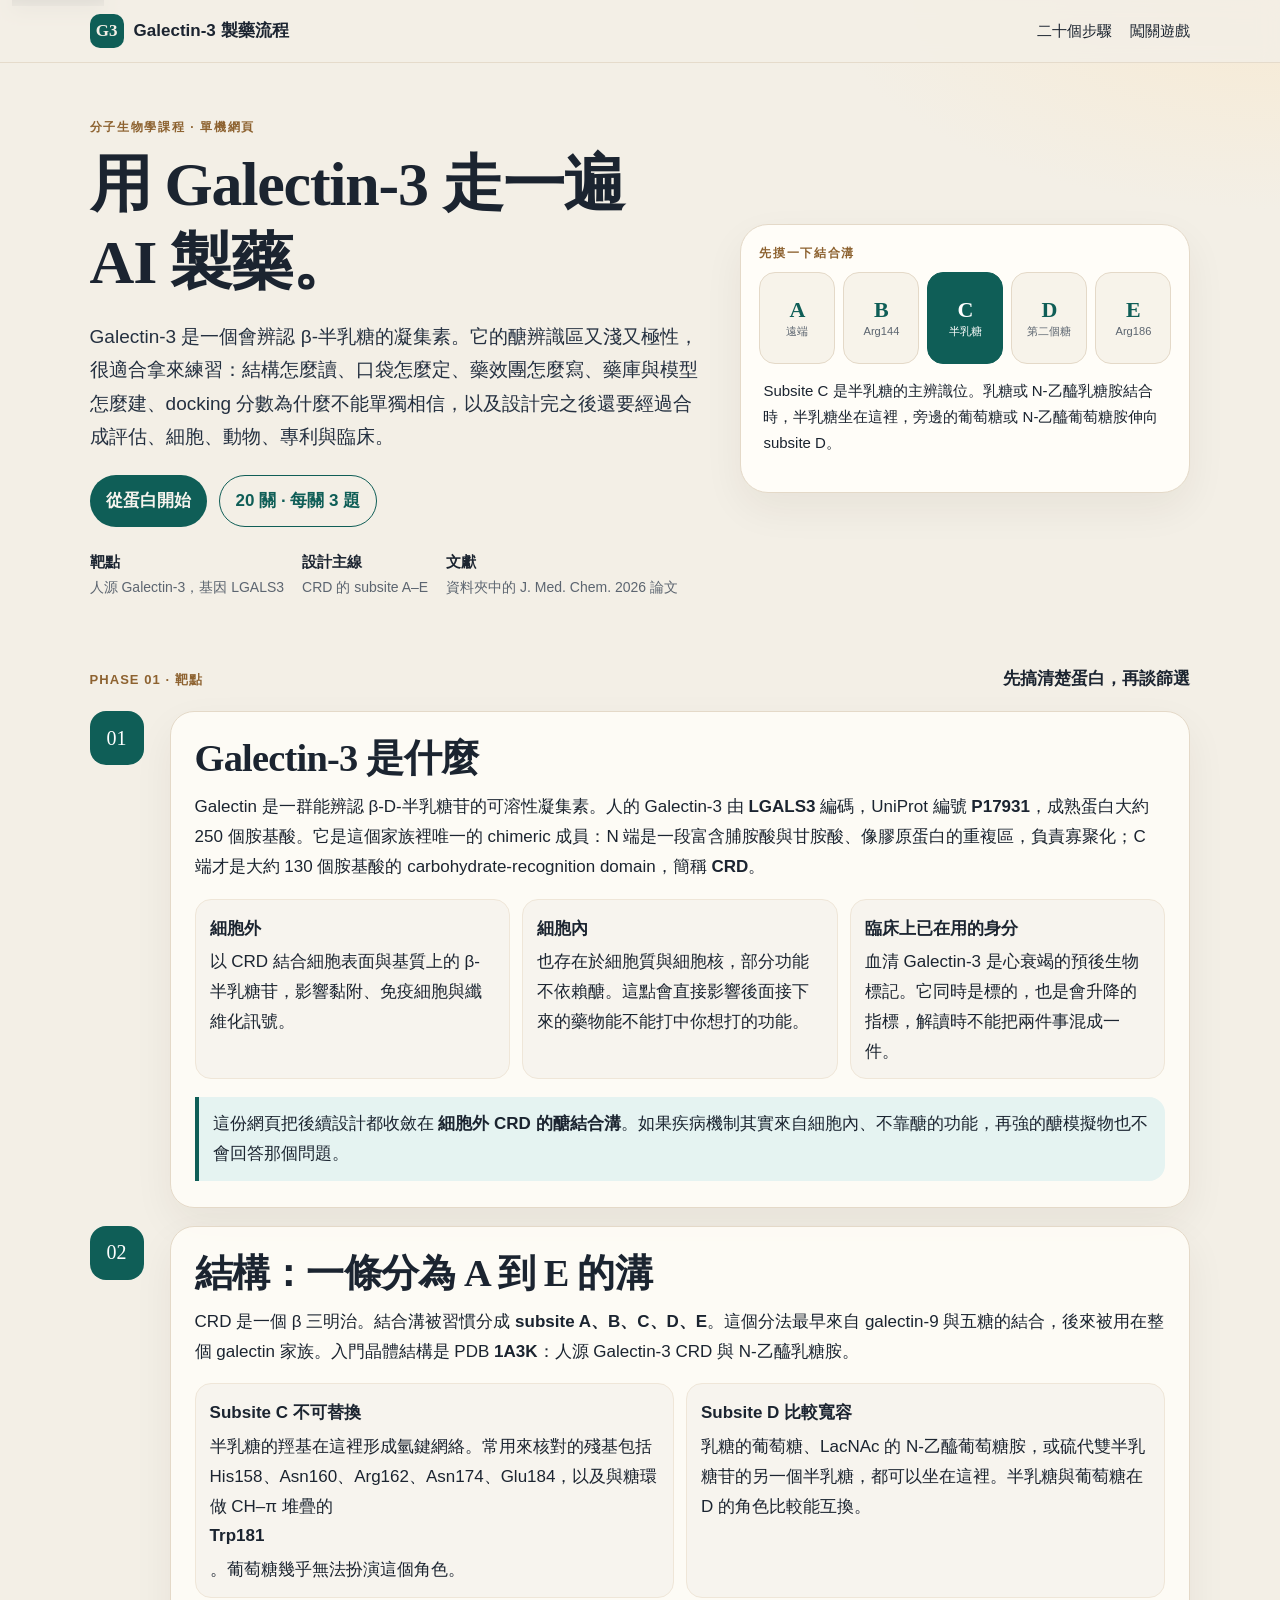
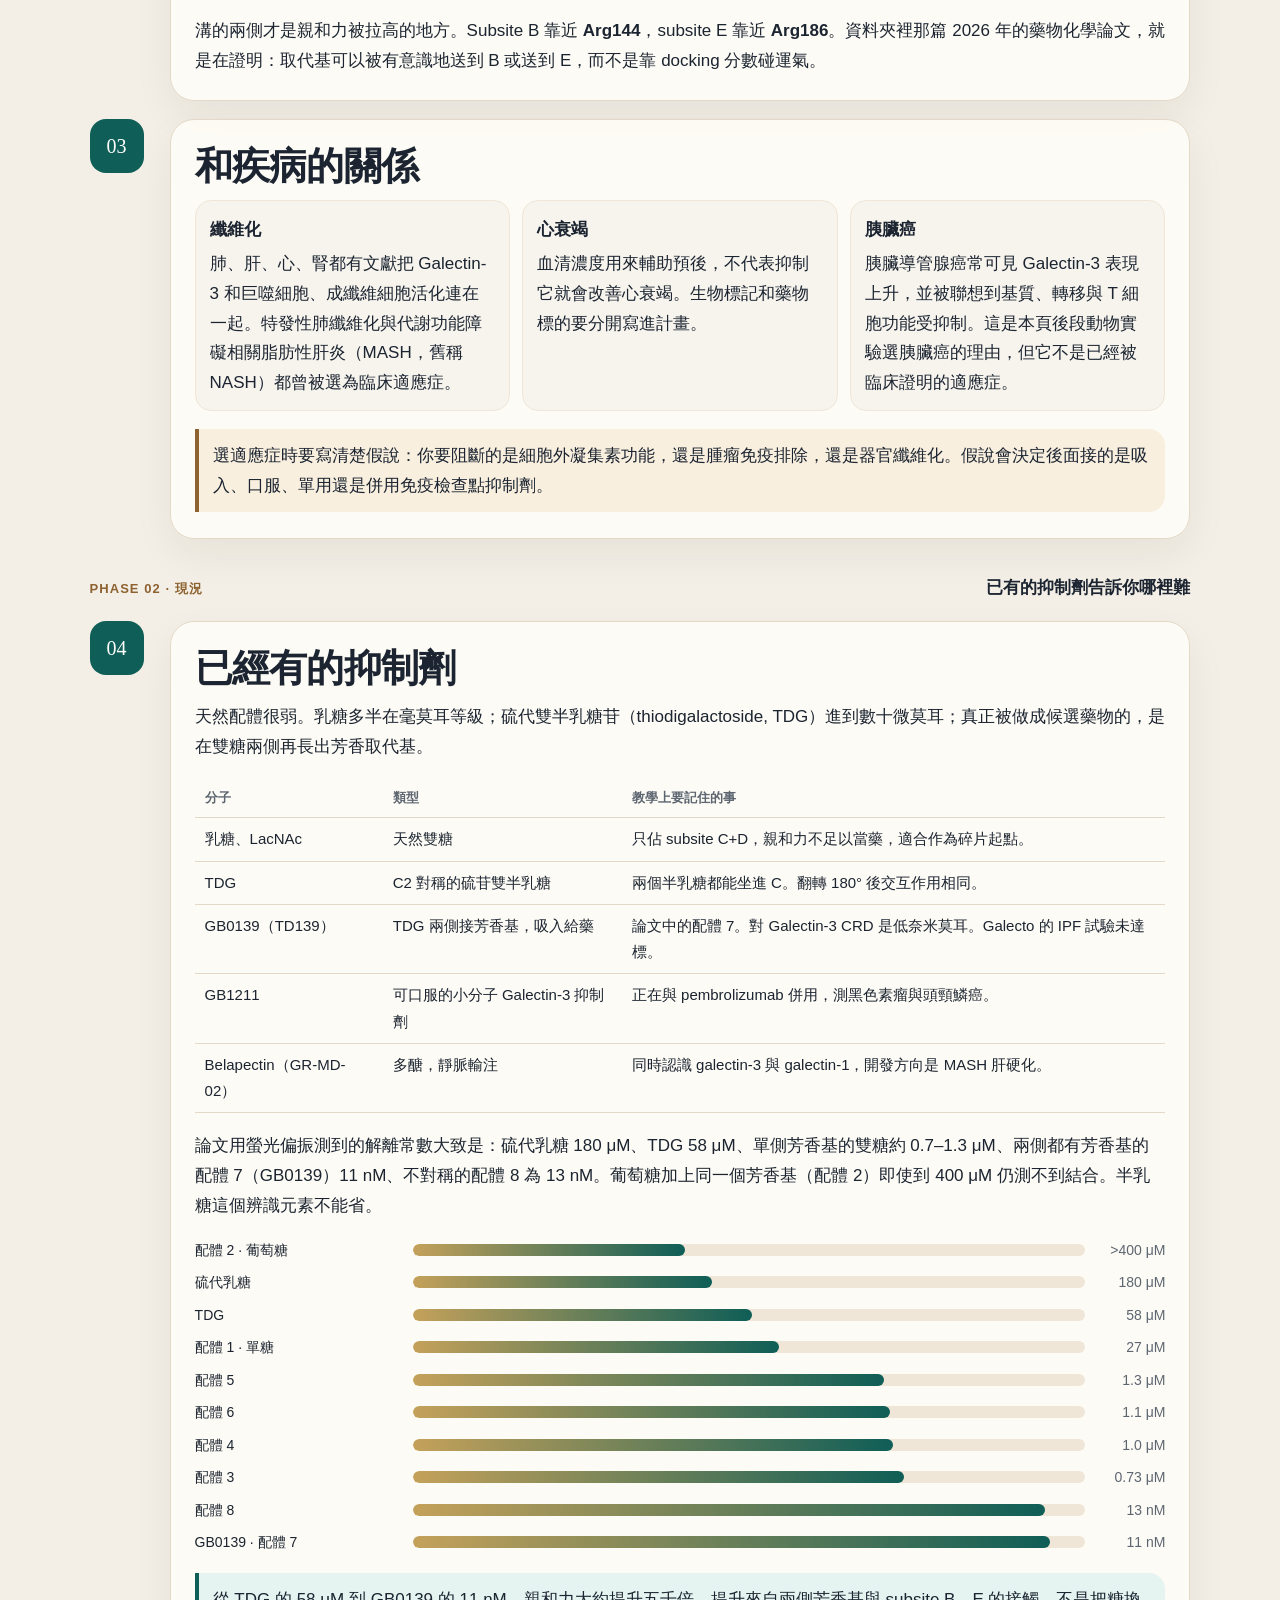
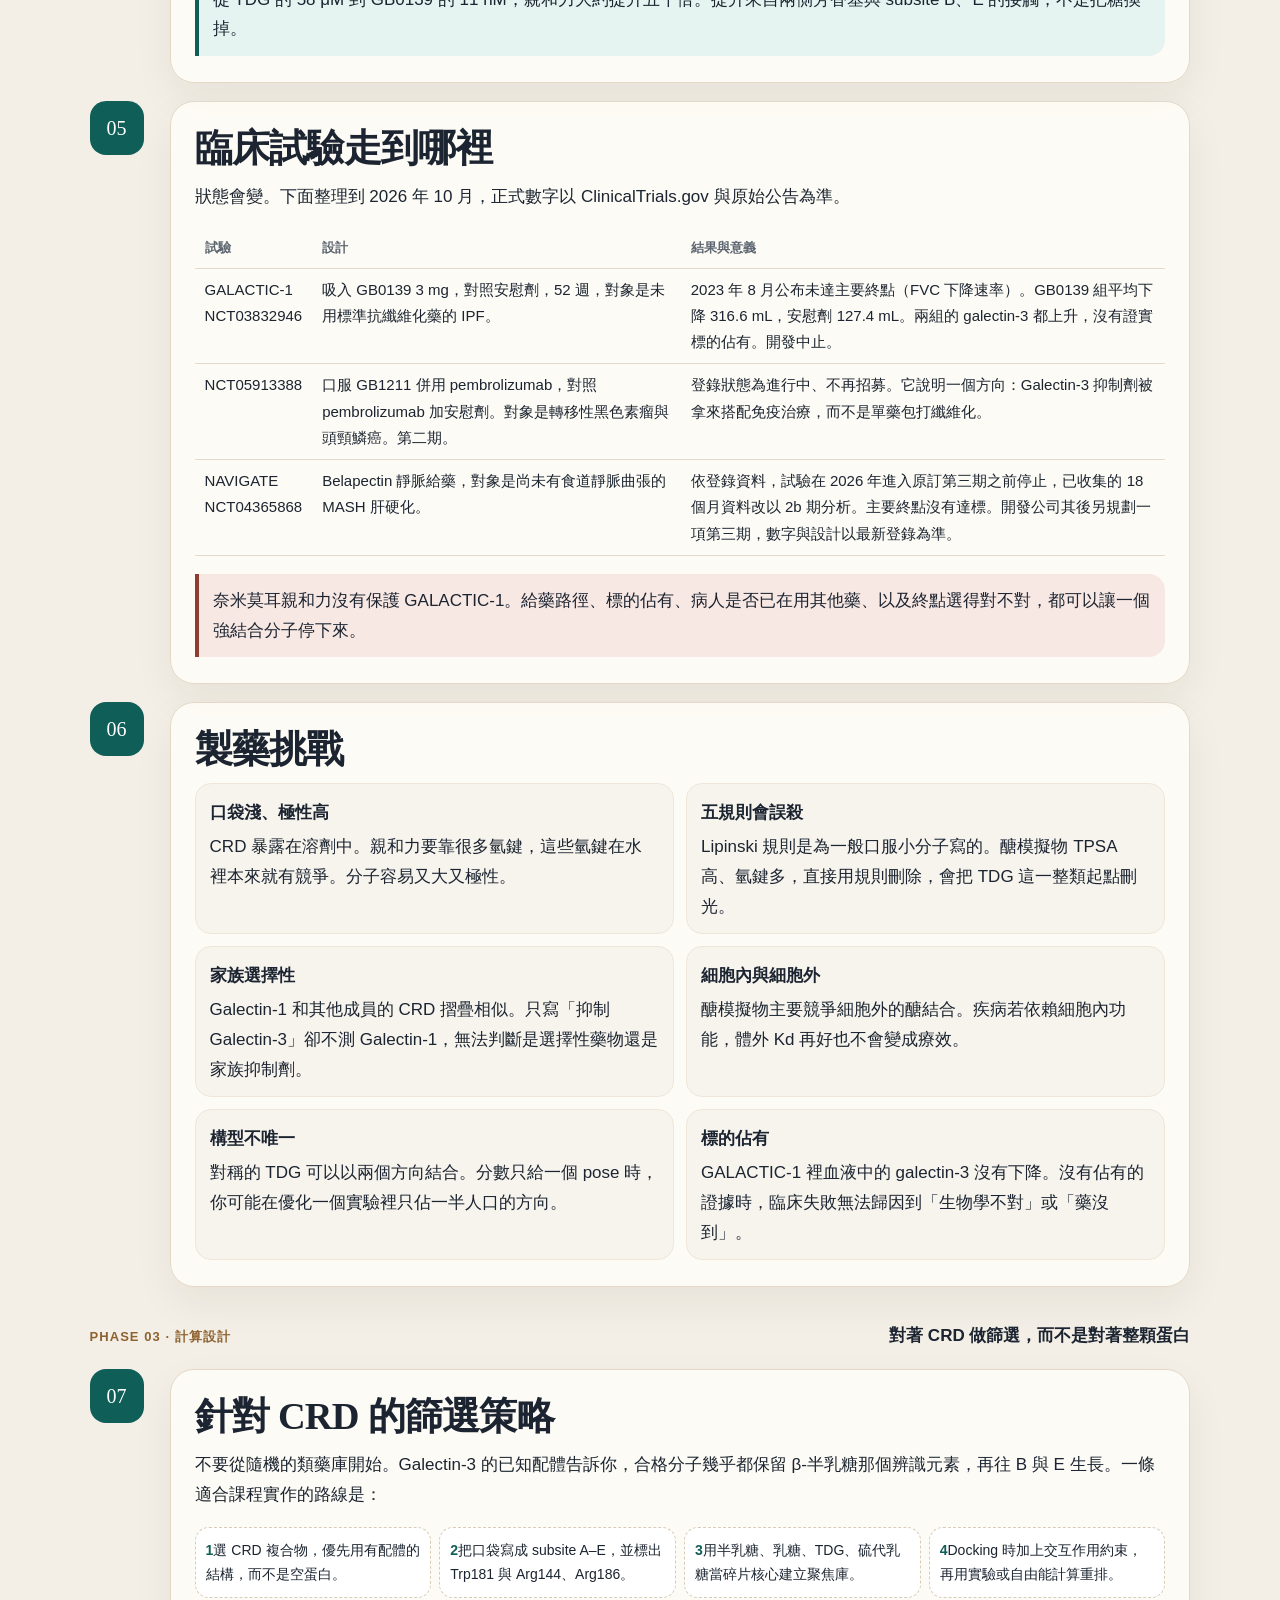
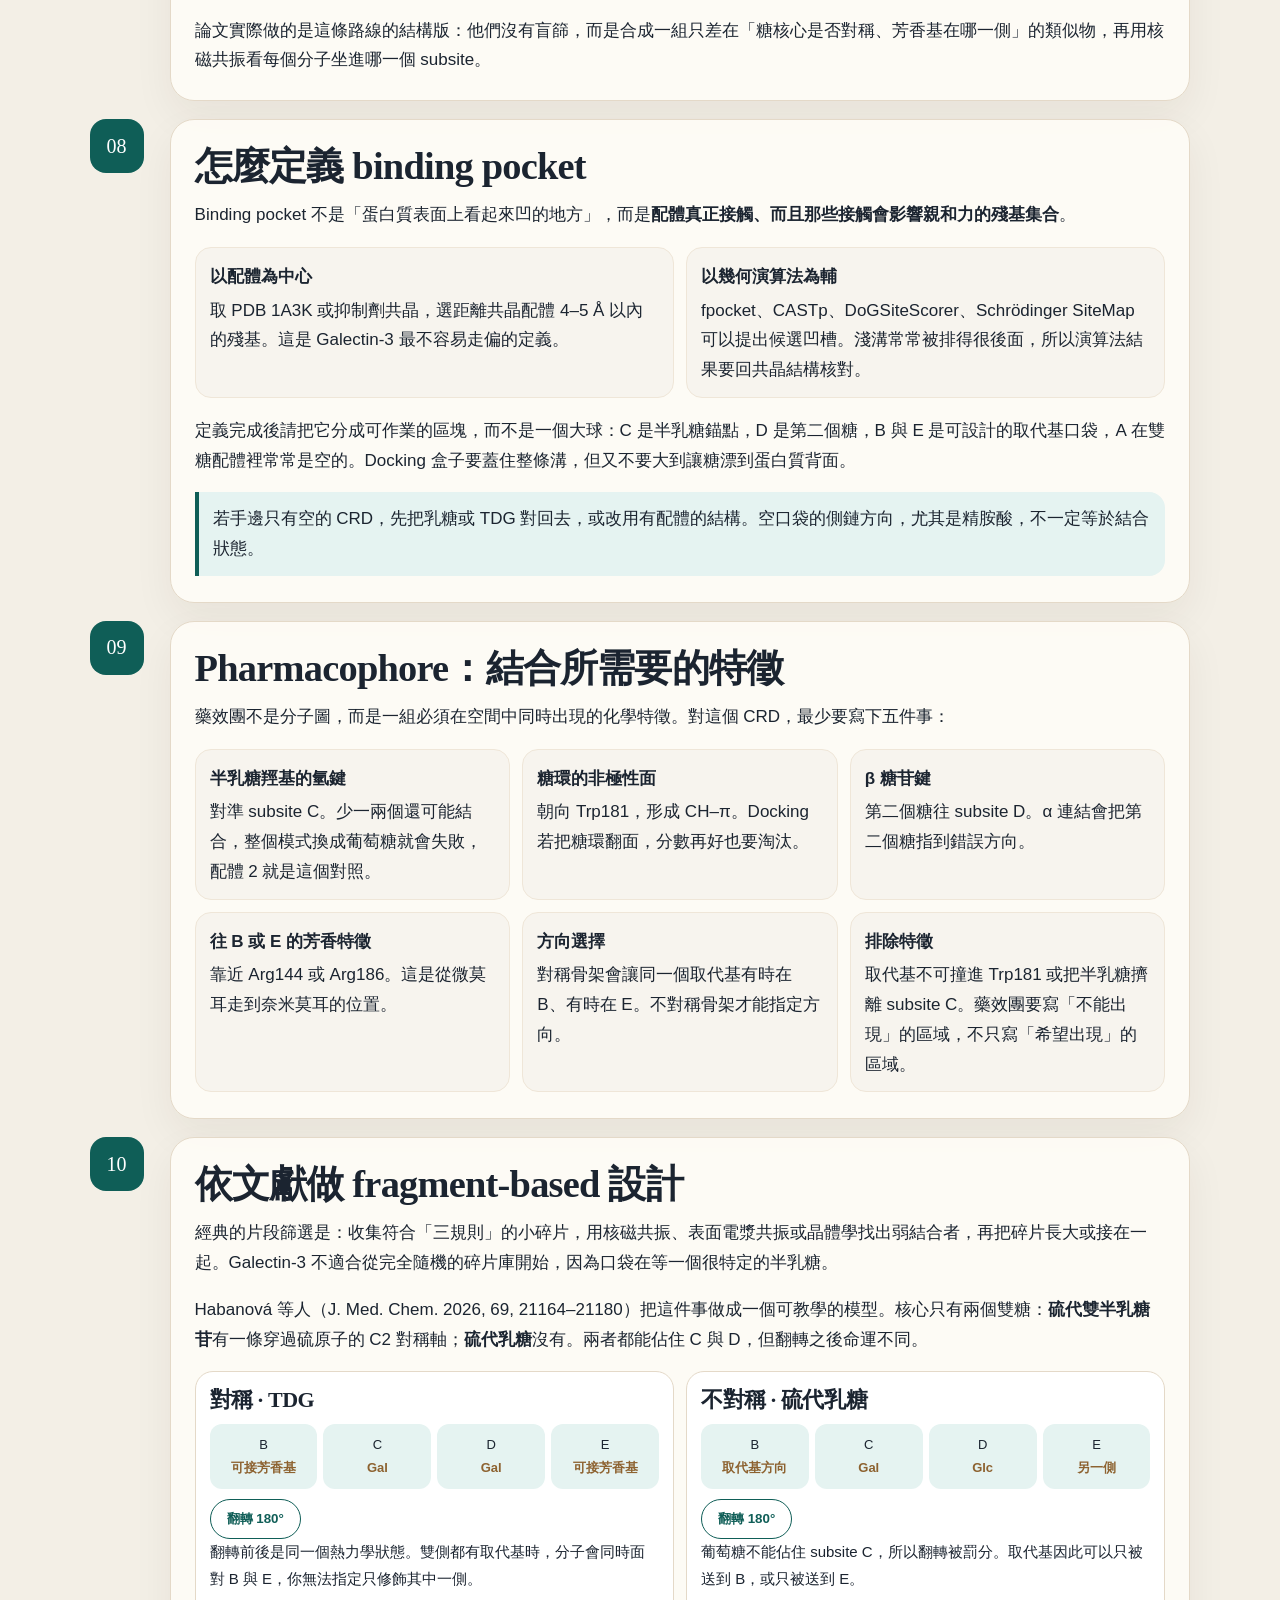
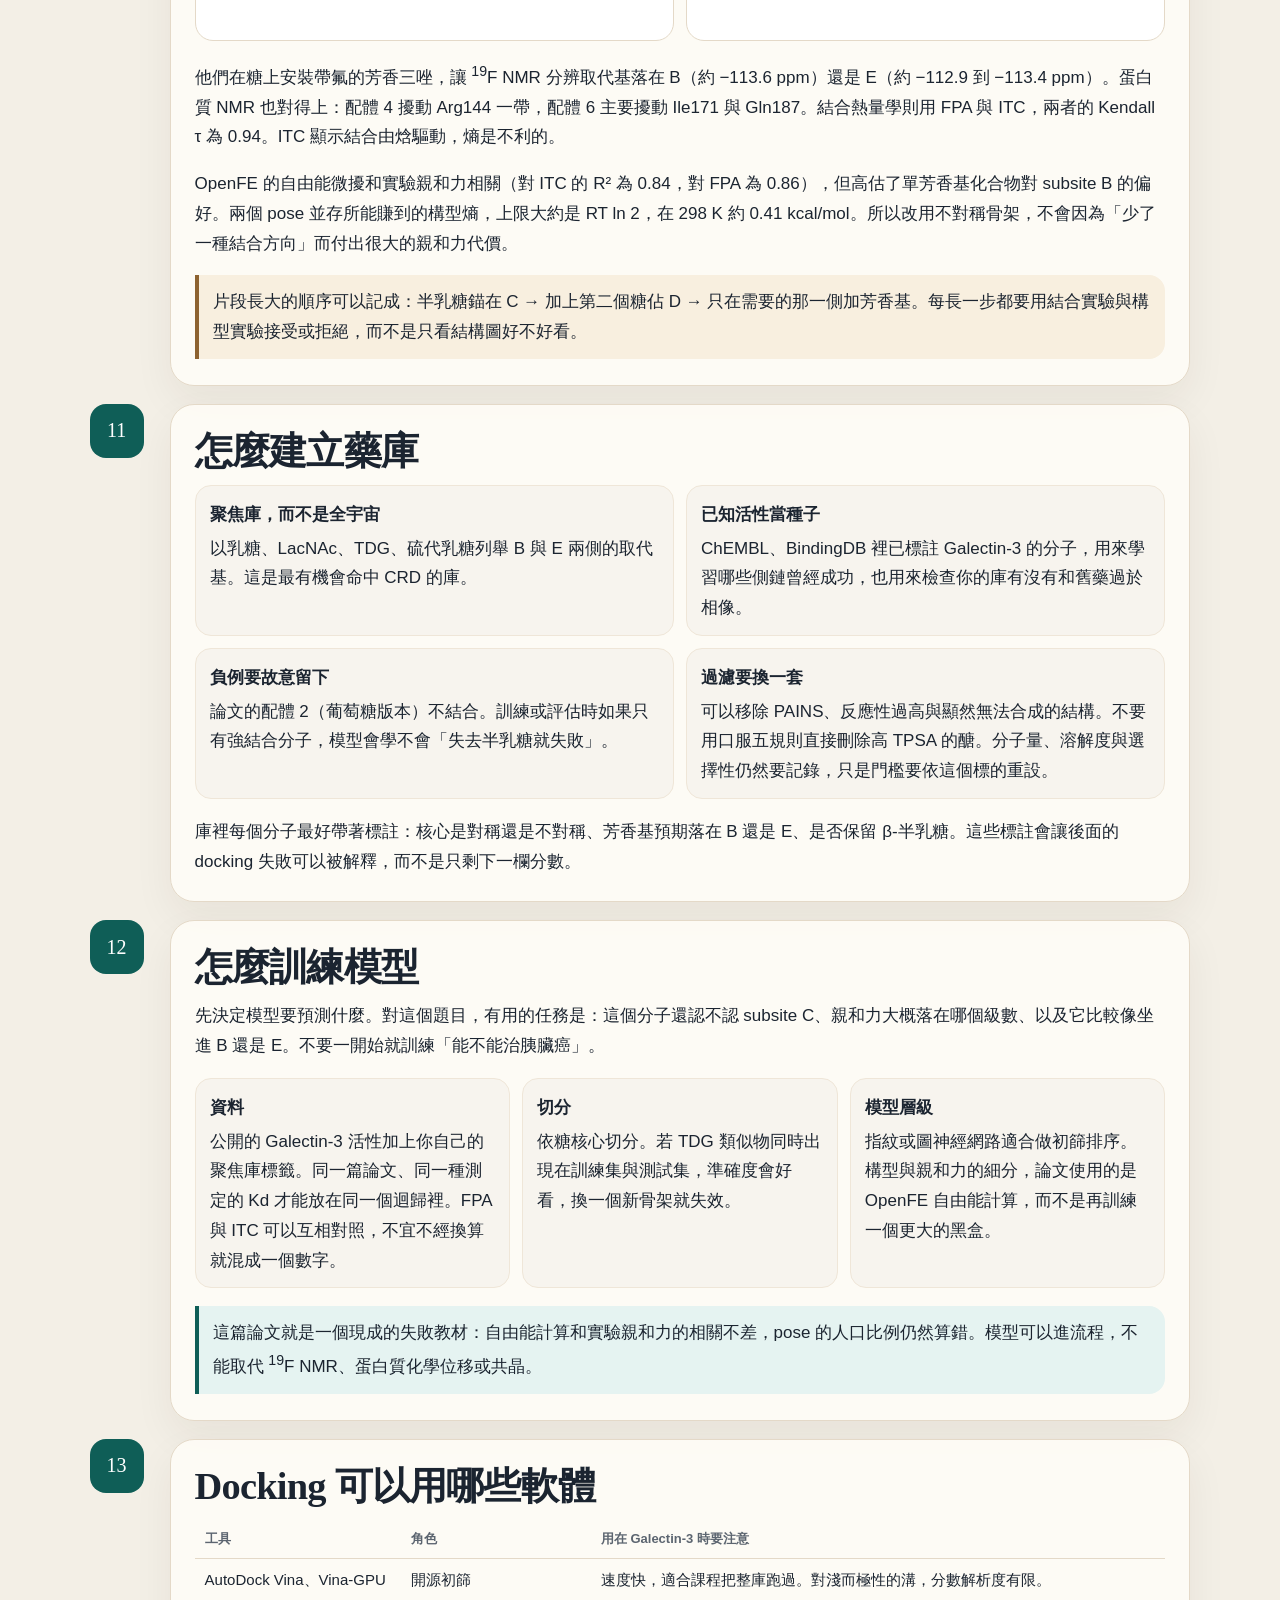
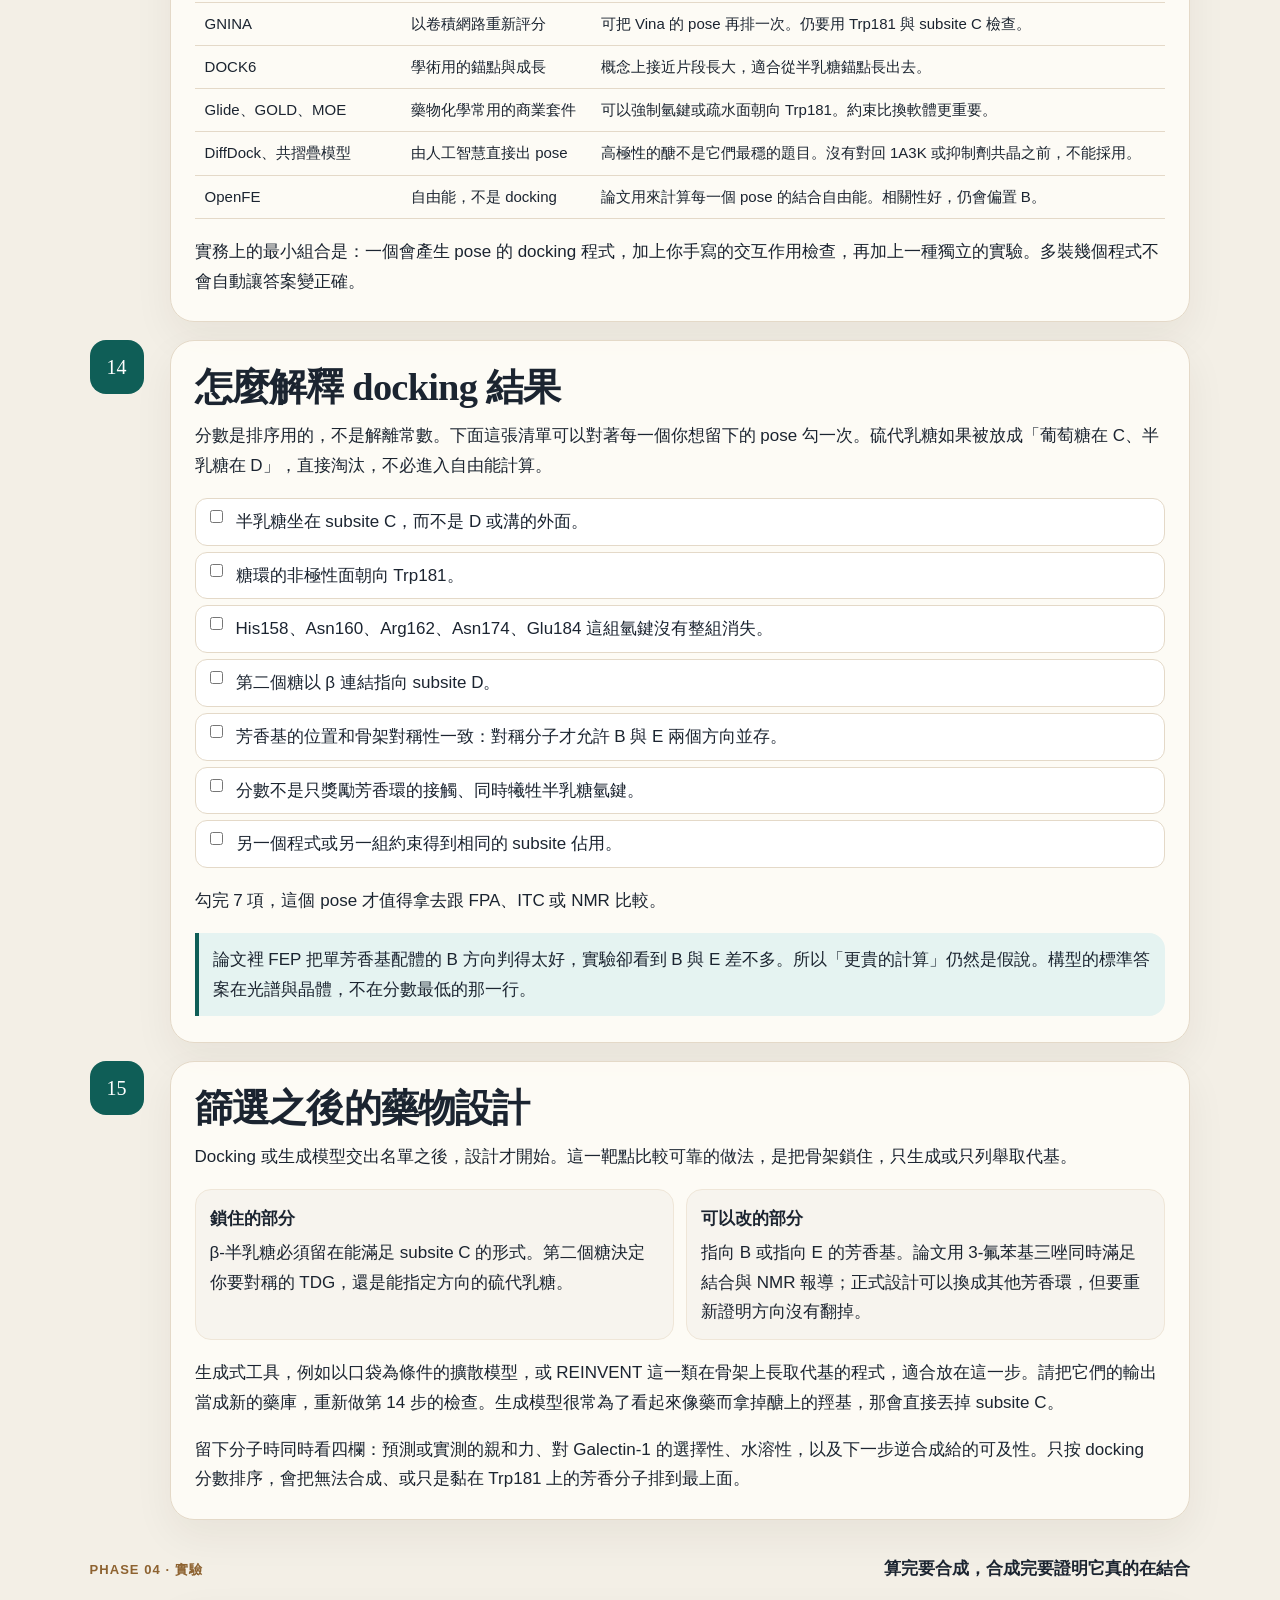
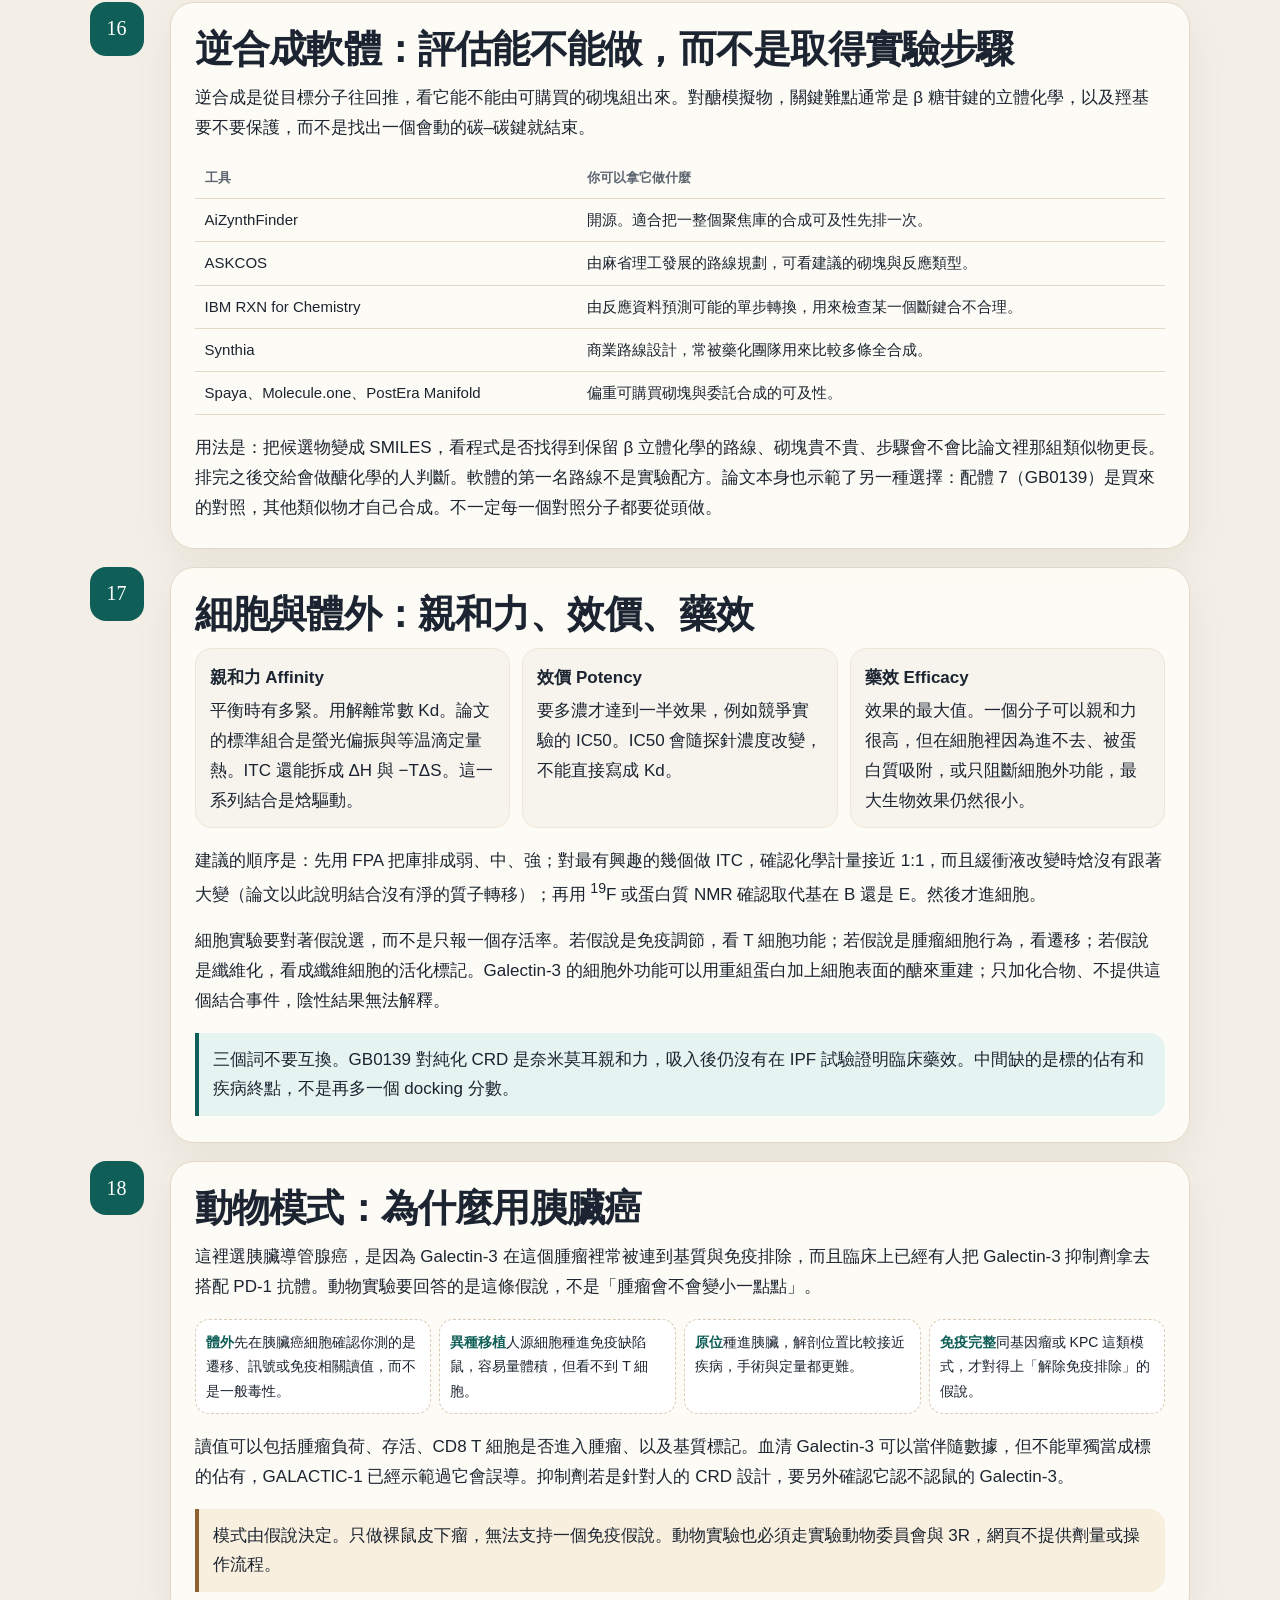
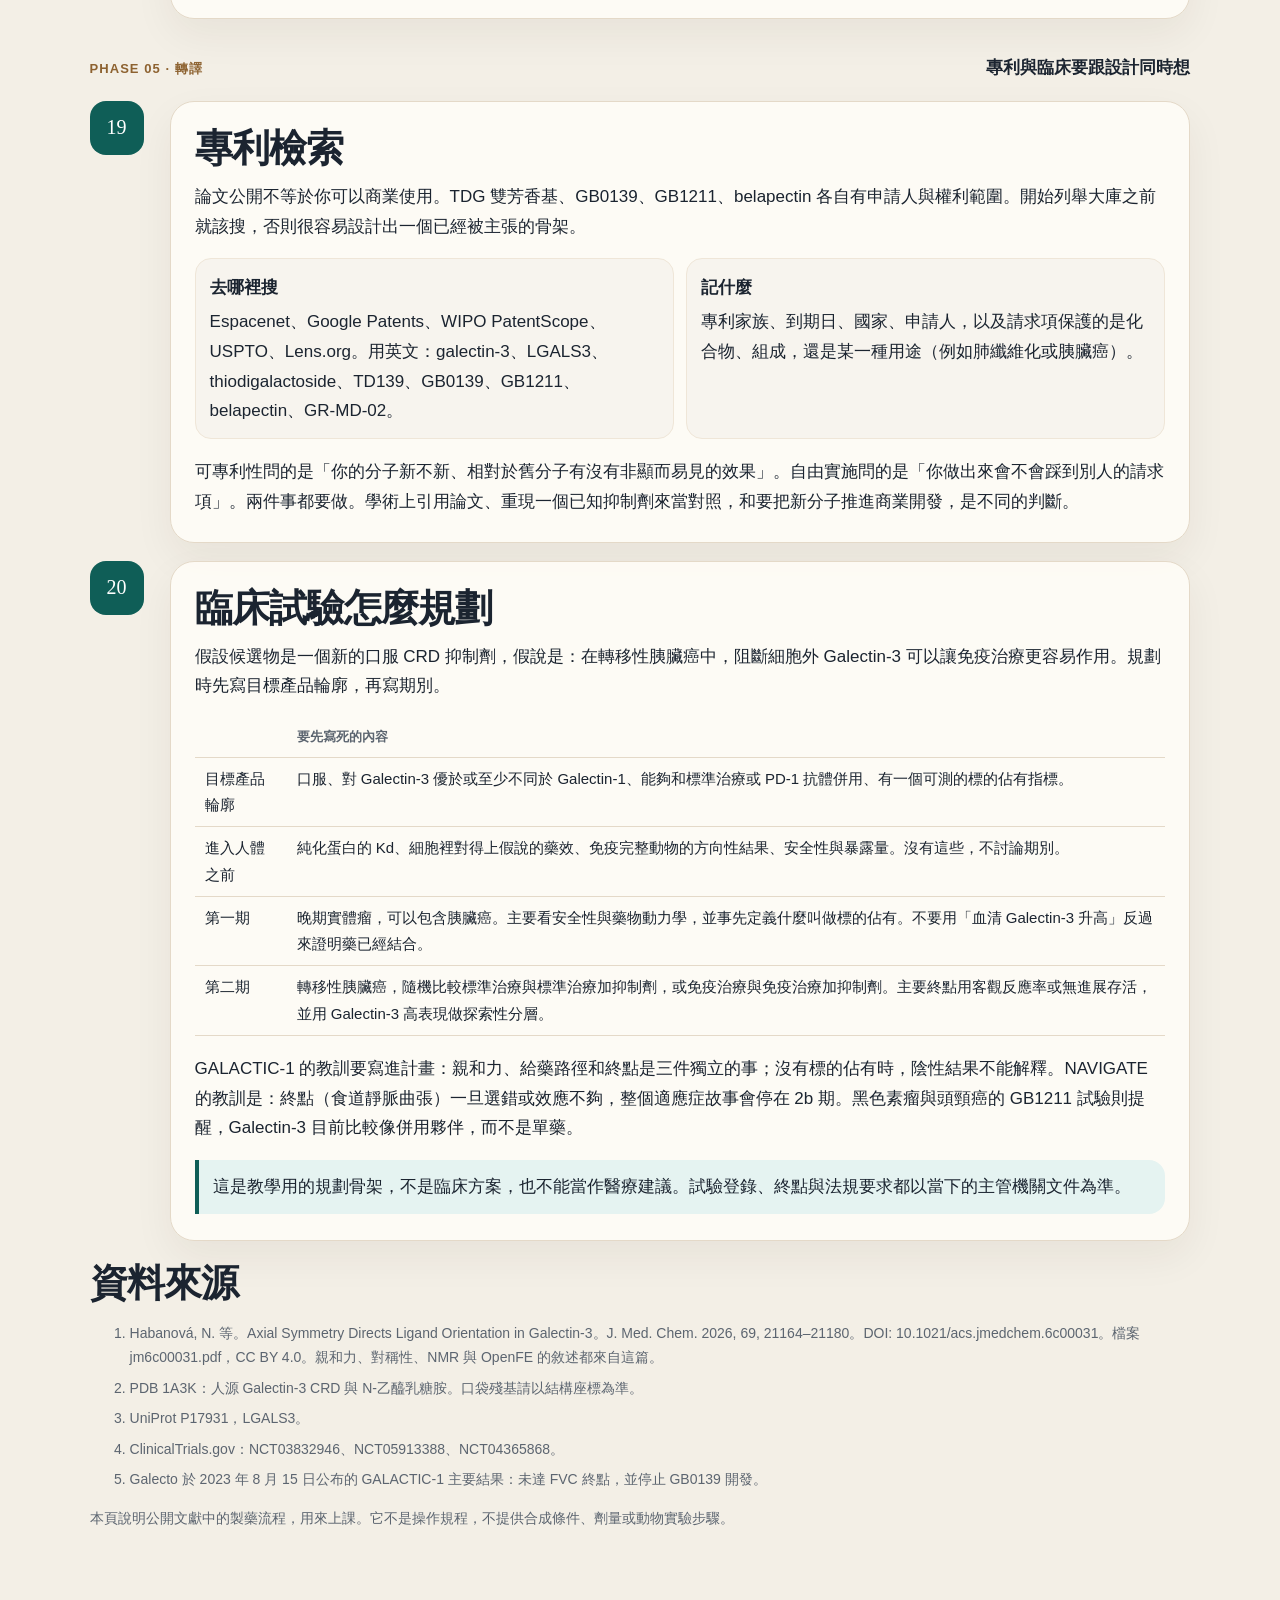
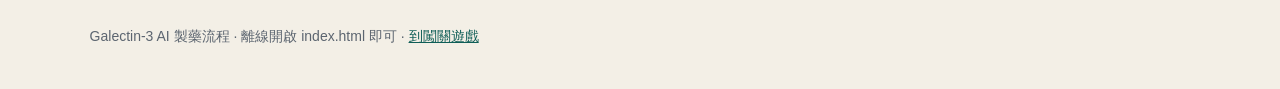
<file: index.html>
<!DOCTYPE html>
<html lang="zh-Hant">
<head>
  <meta charset="utf-8">
  <meta name="viewport" content="width=device-width, initial-scale=1">
  <title>Galectin-3｜AI 製藥流程教學</title>
  <link rel="icon" href="data:image/svg+xml,%3Csvg xmlns='http://www.w3.org/2000/svg' viewBox='0 0 32 32'%3E%3Crect rx='8' width='32' height='32' fill='%230f5e57'/%3E%3Ctext x='16' y='22' text-anchor='middle' fill='%23f4efe6' font-size='16' font-family='serif'%3EG%3C/text%3E%3C/svg%3E">
  <link rel="stylesheet" href="styles.css">
</head>
<body>
  <a class="skip" href="#main">跳到內容</a>
  <header class="topbar">
    <a class="brand" href="index.html"><span class="mark">G3</span> Galectin-3 製藥流程</a>
    <nav>
      <a href="#steps">二十個步驟</a>
      <a href="quiz.html">闖關遊戲</a>
    </nav>
  </header>

  <section class="hero">
    <div>
      <p class="kicker">分子生物學課程 · 單機網頁</p>
      <h1>用 Galectin-3 走一遍 AI 製藥。</h1>
      <p class="lede">Galectin-3 是一個會辨認 β-半乳糖的凝集素。它的醣辨識區又淺又極性，很適合拿來練習：結構怎麼讀、口袋怎麼定、藥效團怎麼寫、藥庫與模型怎麼建、docking 分數為什麼不能單獨相信，以及設計完之後還要經過合成評估、細胞、動物、專利與臨床。</p>
      <div class="hero-actions">
        <a class="btn" href="#s1">從蛋白開始</a>
        <a class="btn secondary" href="quiz.html">20 關 · 每關 3 題</a>
      </div>
      <div class="meta-row">
        <div><strong>靶點</strong>人源 Galectin-3，基因 LGALS3</div>
        <div><strong>設計主線</strong>CRD 的 subsite A–E</div>
        <div><strong>文獻</strong>資料夾中的 J. Med. Chem. 2026 論文</div>
      </div>
    </div>
    <div class="hero-card">
      <p class="kicker">先摸一下結合溝</p>
      <div class="groove" id="groove">
        <button type="button" data-site="A"><strong>A</strong><small>遠端</small></button>
        <button type="button" data-site="B"><strong>B</strong><small>Arg144</small></button>
        <button type="button" class="active" data-site="C"><strong>C</strong><small>半乳糖</small></button>
        <button type="button" data-site="D"><strong>D</strong><small>第二個糖</small></button>
        <button type="button" data-site="E"><strong>E</strong><small>Arg186</small></button>
      </div>
      <p class="pocket-copy" id="pocketCopy">Subsite C 是半乳糖的主辨識位。乳糖或 N-乙醯乳糖胺結合時，半乳糖坐在這裡，旁邊的葡萄糖或 N-乙醯葡萄糖胺伸向 subsite D。</p>
    </div>
  </section>

  <main id="main" class="wrap">
    <div class="phase" id="steps"><span>PHASE 01 · 靶點</span><b>先搞清楚蛋白，再談篩選</b></div>

    <article class="step" id="s1">
      <div class="num">01</div>
      <div class="panel">
        <h2>Galectin-3 是什麼</h2>
        <p>Galectin 是一群能辨認 β-D-半乳糖苷的可溶性凝集素。人的 Galectin-3 由 <b>LGALS3</b> 編碼，UniProt 編號 <b>P17931</b>，成熟蛋白大約 250 個胺基酸。它是這個家族裡唯一的 chimeric 成員：N 端是一段富含脯胺酸與甘胺酸、像膠原蛋白的重複區，負責寡聚化；C 端才是大約 130 個胺基酸的 carbohydrate-recognition domain，簡稱 <b>CRD</b>。</p>
        <div class="grid-3">
          <div class="tile"><b>細胞外</b>以 CRD 結合細胞表面與基質上的 β-半乳糖苷，影響黏附、免疫細胞與纖維化訊號。</div>
          <div class="tile"><b>細胞內</b>也存在於細胞質與細胞核，部分功能不依賴醣。這點會直接影響後面接下來的藥物能不能打中你想打的功能。</div>
          <div class="tile"><b>臨床上已在用的身分</b>血清 Galectin-3 是心衰竭的預後生物標記。它同時是標的，也是會升降的指標，解讀時不能把兩件事混成一件。</div>
        </div>
        <p class="callout">這份網頁把後續設計都收斂在 <b>細胞外 CRD 的醣結合溝</b>。如果疾病機制其實來自細胞內、不靠醣的功能，再強的醣模擬物也不會回答那個問題。</p>
      </div>
    </article>

    <article class="step" id="s2">
      <div class="num">02</div>
      <div class="panel">
        <h2>結構：一條分為 A 到 E 的溝</h2>
        <p>CRD 是一個 β 三明治。結合溝被習慣分成 <b>subsite A、B、C、D、E</b>。這個分法最早來自 galectin-9 與五糖的結合，後來被用在整個 galectin 家族。入門晶體結構是 PDB <b>1A3K</b>：人源 Galectin-3 CRD 與 N-乙醯乳糖胺。</p>
        <div class="grid-2">
          <div class="tile"><b>Subsite C 不可替換</b>半乳糖的羥基在這裡形成氫鍵網絡。常用來核對的殘基包括 His158、Asn160、Arg162、Asn174、Glu184，以及與糖環做 CH–π 堆疊的 <b>Trp181</b>。葡萄糖幾乎無法扮演這個角色。</div>
          <div class="tile"><b>Subsite D 比較寬容</b>乳糖的葡萄糖、LacNAc 的 N-乙醯葡萄糖胺，或硫代雙半乳糖苷的另一個半乳糖，都可以坐在這裡。半乳糖與葡萄糖在 D 的角色比較能互換。</div>
        </div>
        <p>溝的兩側才是親和力被拉高的地方。Subsite B 靠近 <b>Arg144</b>，subsite E 靠近 <b>Arg186</b>。資料夾裡那篇 2026 年的藥物化學論文，就是在證明：取代基可以被有意識地送到 B 或送到 E，而不是靠 docking 分數碰運氣。</p>
      </div>
    </article>

    <article class="step" id="s3">
      <div class="num">03</div>
      <div class="panel">
        <h2>和疾病的關係</h2>
        <div class="grid-3">
          <div class="tile"><b>纖維化</b>肺、肝、心、腎都有文獻把 Galectin-3 和巨噬細胞、成纖維細胞活化連在一起。特發性肺纖維化與代謝功能障礙相關脂肪性肝炎（MASH，舊稱 NASH）都曾被選為臨床適應症。</div>
          <div class="tile"><b>心衰竭</b>血清濃度用來輔助預後，不代表抑制它就會改善心衰竭。生物標記和藥物標的要分開寫進計畫。</div>
          <div class="tile"><b>胰臟癌</b>胰臟導管腺癌常可見 Galectin-3 表現上升，並被聯想到基質、轉移與 T 細胞功能受抑制。這是本頁後段動物實驗選胰臟癌的理由，但它不是已經被臨床證明的適應症。</div>
        </div>
        <p class="callout gold">選適應症時要寫清楚假說：你要阻斷的是細胞外凝集素功能，還是腫瘤免疫排除，還是器官纖維化。假說會決定後面接的是吸入、口服、單用還是併用免疫檢查點抑制劑。</p>
      </div>
    </article>

    <div class="phase"><span>PHASE 02 · 現況</span><b>已有的抑制劑告訴你哪裡難</b></div>

    <article class="step" id="s4">
      <div class="num">04</div>
      <div class="panel">
        <h2>已經有的抑制劑</h2>
        <p>天然配體很弱。乳糖多半在毫莫耳等級；硫代雙半乳糖苷（thiodigalactoside, TDG）進到數十微莫耳；真正被做成候選藥物的，是在雙糖兩側再長出芳香取代基。</p>
        <table>
          <thead><tr><th>分子</th><th>類型</th><th>教學上要記住的事</th></tr></thead>
          <tbody>
            <tr><td>乳糖、LacNAc</td><td>天然雙糖</td><td>只佔 subsite C+D，親和力不足以當藥，適合作為碎片起點。</td></tr>
            <tr><td>TDG</td><td>C2 對稱的硫苷雙半乳糖</td><td>兩個半乳糖都能坐進 C。翻轉 180° 後交互作用相同。</td></tr>
            <tr><td>GB0139（TD139）</td><td>TDG 兩側接芳香基，吸入給藥</td><td>論文中的配體 7。對 Galectin-3 CRD 是低奈米莫耳。Galecto 的 IPF 試驗未達標。</td></tr>
            <tr><td>GB1211</td><td>可口服的小分子 Galectin-3 抑制劑</td><td>正在與 pembrolizumab 併用，測黑色素瘤與頭頸鱗癌。</td></tr>
            <tr><td>Belapectin（GR-MD-02）</td><td>多醣，靜脈輸注</td><td>同時認識 galectin-3 與 galectin-1，開發方向是 MASH 肝硬化。</td></tr>
          </tbody>
        </table>
        <p>論文用螢光偏振測到的解離常數大致是：硫代乳糖 180 μM、TDG 58 μM、單側芳香基的雙糖約 0.7–1.3 μM、兩側都有芳香基的配體 7（GB0139）11 nM、不對稱的配體 8 為 13 nM。葡萄糖加上同一個芳香基（配體 2）即使到 400 μM 仍測不到結合。半乳糖這個辨識元素不能省。</p>
        <div class="bars" id="bars"></div>
        <p class="callout">從 TDG 的 58 μM 到 GB0139 的 11 nM，親和力大約提升五千倍。提升來自兩側芳香基與 subsite B、E 的接觸，不是把糖換掉。</p>
      </div>
    </article>

    <article class="step" id="s5">
      <div class="num">05</div>
      <div class="panel">
        <h2>臨床試驗走到哪裡</h2>
        <p>狀態會變。下面整理到 2026 年 10 月，正式數字以 ClinicalTrials.gov 與原始公告為準。</p>
        <table>
          <thead><tr><th>試驗</th><th>設計</th><th>結果與意義</th></tr></thead>
          <tbody>
            <tr><td>GALACTIC-1<br>NCT03832946</td><td>吸入 GB0139 3 mg，對照安慰劑，52 週，對象是未用標準抗纖維化藥的 IPF。</td><td>2023 年 8 月公布未達主要終點（FVC 下降速率）。GB0139 組平均下降 316.6 mL，安慰劑 127.4 mL。兩組的 galectin-3 都上升，沒有證實標的佔有。開發中止。</td></tr>
            <tr><td>NCT05913388</td><td>口服 GB1211 併用 pembrolizumab，對照 pembrolizumab 加安慰劑。對象是轉移性黑色素瘤與頭頸鱗癌。第二期。</td><td>登錄狀態為進行中、不再招募。它說明一個方向：Galectin-3 抑制劑被拿來搭配免疫治療，而不是單藥包打纖維化。</td></tr>
            <tr><td>NAVIGATE<br>NCT04365868</td><td>Belapectin 靜脈給藥，對象是尚未有食道靜脈曲張的 MASH 肝硬化。</td><td>依登錄資料，試驗在 2026 年進入原訂第三期之前停止，已收集的 18 個月資料改以 2b 期分析。主要終點沒有達標。開發公司其後另規劃一項第三期，數字與設計以最新登錄為準。</td></tr>
          </tbody>
        </table>
        <p class="callout rust">奈米莫耳親和力沒有保護 GALACTIC-1。給藥路徑、標的佔有、病人是否已在用其他藥、以及終點選得對不對，都可以讓一個強結合分子停下來。</p>
      </div>
    </article>

    <article class="step" id="s6">
      <div class="num">06</div>
      <div class="panel">
        <h2>製藥挑戰</h2>
        <div class="grid-2">
          <div class="tile"><b>口袋淺、極性高</b>CRD 暴露在溶劑中。親和力要靠很多氫鍵，這些氫鍵在水裡本來就有競爭。分子容易又大又極性。</div>
          <div class="tile"><b>五規則會誤殺</b>Lipinski 規則是為一般口服小分子寫的。醣模擬物 TPSA 高、氫鍵多，直接用規則刪除，會把 TDG 這一整類起點刪光。</div>
          <div class="tile"><b>家族選擇性</b>Galectin-1 和其他成員的 CRD 摺疊相似。只寫「抑制 Galectin-3」卻不測 Galectin-1，無法判斷是選擇性藥物還是家族抑制劑。</div>
          <div class="tile"><b>細胞內與細胞外</b>醣模擬物主要競爭細胞外的醣結合。疾病若依賴細胞內功能，體外 Kd 再好也不會變成療效。</div>
          <div class="tile"><b>構型不唯一</b>對稱的 TDG 可以以兩個方向結合。分數只給一個 pose 時，你可能在優化一個實驗裡只佔一半人口的方向。</div>
          <div class="tile"><b>標的佔有</b>GALACTIC-1 裡血液中的 galectin-3 沒有下降。沒有佔有的證據時，臨床失敗無法歸因到「生物學不對」或「藥沒到」。 </div>
        </div>
      </div>
    </article>

    <div class="phase"><span>PHASE 03 · 計算設計</span><b>對著 CRD 做篩選，而不是對著整顆蛋白</b></div>

    <article class="step" id="s7">
      <div class="num">07</div>
      <div class="panel">
        <h2>針對 CRD 的篩選策略</h2>
        <p>不要從隨機的類藥庫開始。Galectin-3 的已知配體告訴你，合格分子幾乎都保留 β-半乳糖那個辨識元素，再往 B 與 E 生長。一條適合課程實作的路線是：</p>
        <div class="flow">
          <div><strong>1</strong>選 CRD 複合物，優先用有配體的結構，而不是空蛋白。</div>
          <div><strong>2</strong>把口袋寫成 subsite A–E，並標出 Trp181 與 Arg144、Arg186。</div>
          <div><strong>3</strong>用半乳糖、乳糖、TDG、硫代乳糖當碎片核心建立聚焦庫。</div>
          <div><strong>4</strong>Docking 時加上交互作用約束，再用實驗或自由能計算重排。</div>
        </div>
        <p>論文實際做的是這條路線的結構版：他們沒有盲篩，而是合成一組只差在「糖核心是否對稱、芳香基在哪一側」的類似物，再用核磁共振看每個分子坐進哪一個 subsite。</p>
      </div>
    </article>

    <article class="step" id="s8">
      <div class="num">08</div>
      <div class="panel">
        <h2>怎麼定義 binding pocket</h2>
        <p>Binding pocket 不是「蛋白質表面上看起來凹的地方」，而是<b>配體真正接觸、而且那些接觸會影響親和力的殘基集合</b>。</p>
        <div class="grid-2">
          <div class="tile"><b>以配體為中心</b>取 PDB 1A3K 或抑制劑共晶，選距離共晶配體 4–5 Å 以內的殘基。這是 Galectin-3 最不容易走偏的定義。</div>
          <div class="tile"><b>以幾何演算法為輔</b>fpocket、CASTp、DoGSiteScorer、Schrödinger SiteMap 可以提出候選凹槽。淺溝常常被排得很後面，所以演算法結果要回共晶結構核對。</div>
        </div>
        <p>定義完成後請把它分成可作業的區塊，而不是一個大球：C 是半乳糖錨點，D 是第二個糖，B 與 E 是可設計的取代基口袋，A 在雙糖配體裡常常是空的。Docking 盒子要蓋住整條溝，但又不要大到讓糖漂到蛋白質背面。</p>
        <p class="callout">若手邊只有空的 CRD，先把乳糖或 TDG 對回去，或改用有配體的結構。空口袋的側鏈方向，尤其是精胺酸，不一定等於結合狀態。</p>
      </div>
    </article>

    <article class="step" id="s9">
      <div class="num">09</div>
      <div class="panel">
        <h2>Pharmacophore：結合所需要的特徵</h2>
        <p>藥效團不是分子圖，而是一組必須在空間中同時出現的化學特徵。對這個 CRD，最少要寫下五件事：</p>
        <div class="grid-3">
          <div class="tile"><b>半乳糖羥基的氫鍵</b>對準 subsite C。少一兩個還可能結合，整個模式換成葡萄糖就會失敗，配體 2 就是這個對照。</div>
          <div class="tile"><b>糖環的非極性面</b>朝向 Trp181，形成 CH–π。Docking 若把糖環翻面，分數再好也要淘汰。</div>
          <div class="tile"><b>β 糖苷鍵</b>第二個糖往 subsite D。α 連結會把第二個糖指到錯誤方向。</div>
          <div class="tile"><b>往 B 或 E 的芳香特徵</b>靠近 Arg144 或 Arg186。這是從微莫耳走到奈米莫耳的位置。</div>
          <div class="tile"><b>方向選擇</b>對稱骨架會讓同一個取代基有時在 B、有時在 E。不對稱骨架才能指定方向。</div>
          <div class="tile"><b>排除特徵</b>取代基不可撞進 Trp181 或把半乳糖擠離 subsite C。藥效團要寫「不能出現」的區域，不只寫「希望出現」的區域。</div>
        </div>
      </div>
    </article>

    <article class="step" id="s10">
      <div class="num">10</div>
      <div class="panel">
        <h2>依文獻做 fragment-based 設計</h2>
        <p>經典的片段篩選是：收集符合「三規則」的小碎片，用核磁共振、表面電漿共振或晶體學找出弱結合者，再把碎片長大或接在一起。Galectin-3 不適合從完全隨機的碎片庫開始，因為口袋在等一個很特定的半乳糖。</p>
        <p>Habanová 等人（J. Med. Chem. 2026, 69, 21164–21180）把這件事做成一個可教學的模型。核心只有兩個雙糖：<b>硫代雙半乳糖苷</b>有一條穿過硫原子的 C2 對稱軸；<b>硫代乳糖</b>沒有。兩者都能佔住 C 與 D，但翻轉之後命運不同。</p>
        <div class="sym-lab">
          <div class="sym-card">
            <h3>對稱 · TDG</h3>
            <div class="sites" id="sitesTdg">
              <div>B<em>可接芳香基</em></div>
              <div>C<em>Gal</em></div>
              <div>D<em>Gal</em></div>
              <div>E<em>可接芳香基</em></div>
            </div>
            <button class="btn secondary" type="button" id="flipTdg">翻轉 180°</button>
            <p id="msgTdg">翻轉前後是同一個熱力學狀態。雙側都有取代基時，分子會同時面對 B 與 E，你無法指定只修飾其中一側。</p>
          </div>
          <div class="sym-card">
            <h3>不對稱 · 硫代乳糖</h3>
            <div class="sites" id="sitesLac">
              <div>B<em>取代基方向</em></div>
              <div>C<em>Gal</em></div>
              <div>D<em>Glc</em></div>
              <div>E<em>另一側</em></div>
            </div>
            <button class="btn secondary" type="button" id="flipLac">翻轉 180°</button>
            <p id="msgLac">葡萄糖不能佔住 subsite C，所以翻轉被罰分。取代基因此可以只被送到 B，或只被送到 E。</p>
          </div>
        </div>
        <p>他們在糖上安裝帶氟的芳香三唑，讓 <sup>19</sup>F NMR 分辨取代基落在 B（約 −113.6 ppm）還是 E（約 −112.9 到 −113.4 ppm）。蛋白質 NMR 也對得上：配體 4 擾動 Arg144 一帶，配體 6 主要擾動 Ile171 與 Gln187。結合熱量學則用 FPA 與 ITC，兩者的 Kendall τ 為 0.94。ITC 顯示結合由焓驅動，熵是不利的。</p>
        <p>OpenFE 的自由能微擾和實驗親和力相關（對 ITC 的 R² 為 0.84，對 FPA 為 0.86），但高估了單芳香基化合物對 subsite B 的偏好。兩個 pose 並存所能賺到的構型熵，上限大約是 RT ln 2，在 298 K 約 0.41 kcal/mol。所以改用不對稱骨架，不會因為「少了一種結合方向」而付出很大的親和力代價。</p>
        <p class="callout gold">片段長大的順序可以記成：半乳糖錨在 C → 加上第二個糖佔 D → 只在需要的那一側加芳香基。每長一步都要用結合實驗與構型實驗接受或拒絕，而不是只看結構圖好不好看。</p>
      </div>
    </article>

    <article class="step" id="s11">
      <div class="num">11</div>
      <div class="panel">
        <h2>怎麼建立藥庫</h2>
        <div class="grid-2">
          <div class="tile"><b>聚焦庫，而不是全宇宙</b>以乳糖、LacNAc、TDG、硫代乳糖列舉 B 與 E 兩側的取代基。這是最有機會命中 CRD 的庫。</div>
          <div class="tile"><b>已知活性當種子</b>ChEMBL、BindingDB 裡已標註 Galectin-3 的分子，用來學習哪些側鏈曾經成功，也用來檢查你的庫有沒有和舊藥過於相像。</div>
          <div class="tile"><b>負例要故意留下</b>論文的配體 2（葡萄糖版本）不結合。訓練或評估時如果只有強結合分子，模型會學不會「失去半乳糖就失敗」。</div>
          <div class="tile"><b>過濾要換一套</b>可以移除 PAINS、反應性過高與顯然無法合成的結構。不要用口服五規則直接刪除高 TPSA 的醣。分子量、溶解度與選擇性仍然要記錄，只是門檻要依這個標的重設。</div>
        </div>
        <p>庫裡每個分子最好帶著標註：核心是對稱還是不對稱、芳香基預期落在 B 還是 E、是否保留 β-半乳糖。這些標註會讓後面的 docking 失敗可以被解釋，而不是只剩下一欄分數。</p>
      </div>
    </article>

    <article class="step" id="s12">
      <div class="num">12</div>
      <div class="panel">
        <h2>怎麼訓練模型</h2>
        <p>先決定模型要預測什麼。對這個題目，有用的任務是：這個分子還認不認 subsite C、親和力大概落在哪個級數、以及它比較像坐進 B 還是 E。不要一開始就訓練「能不能治胰臟癌」。</p>
        <div class="grid-3">
          <div class="tile"><b>資料</b>公開的 Galectin-3 活性加上你自己的聚焦庫標籤。同一篇論文、同一種測定的 Kd 才能放在同一個迴歸裡。FPA 與 ITC 可以互相對照，不宜不經換算就混成一個數字。</div>
          <div class="tile"><b>切分</b>依糖核心切分。若 TDG 類似物同時出現在訓練集與測試集，準確度會好看，換一個新骨架就失效。</div>
          <div class="tile"><b>模型層級</b>指紋或圖神經網路適合做初篩排序。構型與親和力的細分，論文使用的是 OpenFE 自由能計算，而不是再訓練一個更大的黑盒。</div>
        </div>
        <p class="callout">這篇論文就是一個現成的失敗教材：自由能計算和實驗親和力的相關不差，pose 的人口比例仍然算錯。模型可以進流程，不能取代 <sup>19</sup>F NMR、蛋白質化學位移或共晶。</p>
      </div>
    </article>

    <article class="step" id="s13">
      <div class="num">13</div>
      <div class="panel">
        <h2>Docking 可以用哪些軟體</h2>
        <table>
          <thead><tr><th>工具</th><th>角色</th><th>用在 Galectin-3 時要注意</th></tr></thead>
          <tbody>
            <tr><td>AutoDock Vina、Vina-GPU</td><td>開源初篩</td><td>速度快，適合課程把整庫跑過。對淺而極性的溝，分數解析度有限。</td></tr>
            <tr><td>GNINA</td><td>以卷積網路重新評分</td><td>可把 Vina 的 pose 再排一次。仍要用 Trp181 與 subsite C 檢查。</td></tr>
            <tr><td>DOCK6</td><td>學術用的錨點與成長</td><td>概念上接近片段長大，適合從半乳糖錨點長出去。</td></tr>
            <tr><td>Glide、GOLD、MOE</td><td>藥物化學常用的商業套件</td><td>可以強制氫鍵或疏水面朝向 Trp181。約束比換軟體更重要。</td></tr>
            <tr><td>DiffDock、共摺疊模型</td><td>由人工智慧直接出 pose</td><td>高極性的醣不是它們最穩的題目。沒有對回 1A3K 或抑制劑共晶之前，不能採用。</td></tr>
            <tr><td>OpenFE</td><td>自由能，不是 docking</td><td>論文用來計算每一個 pose 的結合自由能。相關性好，仍會偏置 B。</td></tr>
          </tbody>
        </table>
        <p>實務上的最小組合是：一個會產生 pose 的 docking 程式，加上你手寫的交互作用檢查，再加上一種獨立的實驗。多裝幾個程式不會自動讓答案變正確。</p>
      </div>
    </article>

    <article class="step" id="s14">
      <div class="num">14</div>
      <div class="panel">
        <h2>怎麼解釋 docking 結果</h2>
        <p>分數是排序用的，不是解離常數。下面這張清單可以對著每一個你想留下的 pose 勾一次。硫代乳糖如果被放成「葡萄糖在 C、半乳糖在 D」，直接淘汰，不必進入自由能計算。</p>
        <ul class="checklist" id="check">
          <li><label><input type="checkbox"> 半乳糖坐在 subsite C，而不是 D 或溝的外面。</label></li>
          <li><label><input type="checkbox"> 糖環的非極性面朝向 Trp181。</label></li>
          <li><label><input type="checkbox"> His158、Asn160、Arg162、Asn174、Glu184 這組氫鍵沒有整組消失。</label></li>
          <li><label><input type="checkbox"> 第二個糖以 β 連結指向 subsite D。</label></li>
          <li><label><input type="checkbox"> 芳香基的位置和骨架對稱性一致：對稱分子才允許 B 與 E 兩個方向並存。</label></li>
          <li><label><input type="checkbox"> 分數不是只獎勵芳香環的接觸、同時犧牲半乳糖氫鍵。</label></li>
          <li><label><input type="checkbox"> 另一個程式或另一組約束得到相同的 subsite 佔用。</label></li>
        </ul>
        <p id="checkMsg">勾完 7 項，這個 pose 才值得拿去跟 FPA、ITC 或 NMR 比較。</p>
        <p class="callout">論文裡 FEP 把單芳香基配體的 B 方向判得太好，實驗卻看到 B 與 E 差不多。所以「更貴的計算」仍然是假說。構型的標準答案在光譜與晶體，不在分數最低的那一行。</p>
      </div>
    </article>

    <article class="step" id="s15">
      <div class="num">15</div>
      <div class="panel">
        <h2>篩選之後的藥物設計</h2>
        <p>Docking 或生成模型交出名單之後，設計才開始。這一靶點比較可靠的做法，是把骨架鎖住，只生成或只列舉取代基。</p>
        <div class="grid-2">
          <div class="tile"><b>鎖住的部分</b>β-半乳糖必須留在能滿足 subsite C 的形式。第二個糖決定你要對稱的 TDG，還是能指定方向的硫代乳糖。</div>
          <div class="tile"><b>可以改的部分</b>指向 B 或指向 E 的芳香基。論文用 3-氟苯基三唑同時滿足結合與 NMR 報導；正式設計可以換成其他芳香環，但要重新證明方向沒有翻掉。</div>
        </div>
        <p>生成式工具，例如以口袋為條件的擴散模型，或 REINVENT 這一類在骨架上長取代基的程式，適合放在這一步。請把它們的輸出當成新的藥庫，重新做第 14 步的檢查。生成模型很常為了看起來像藥而拿掉醣上的羥基，那會直接丟掉 subsite C。</p>
        <p>留下分子時同時看四欄：預測或實測的親和力、對 Galectin-1 的選擇性、水溶性，以及下一步逆合成給的可及性。只按 docking 分數排序，會把無法合成、或只是黏在 Trp181 上的芳香分子排到最上面。</p>
      </div>
    </article>

    <div class="phase"><span>PHASE 04 · 實驗</span><b>算完要合成，合成完要證明它真的在結合</b></div>

    <article class="step" id="s16">
      <div class="num">16</div>
      <div class="panel">
        <h2>逆合成軟體：評估能不能做，而不是取得實驗步驟</h2>
        <p>逆合成是從目標分子往回推，看它能不能由可購買的砌塊組出來。對醣模擬物，關鍵難點通常是 β 糖苷鍵的立體化學，以及羥基要不要保護，而不是找出一個會動的碳–碳鍵就結束。</p>
        <table>
          <thead><tr><th>工具</th><th>你可以拿它做什麼</th></tr></thead>
          <tbody>
            <tr><td>AiZynthFinder</td><td>開源。適合把一整個聚焦庫的合成可及性先排一次。</td></tr>
            <tr><td>ASKCOS</td><td>由麻省理工發展的路線規劃，可看建議的砌塊與反應類型。</td></tr>
            <tr><td>IBM RXN for Chemistry</td><td>由反應資料預測可能的單步轉換，用來檢查某一個斷鍵合不合理。</td></tr>
            <tr><td>Synthia</td><td>商業路線設計，常被藥化團隊用來比較多條全合成。</td></tr>
            <tr><td>Spaya、Molecule.one、PostEra Manifold</td><td>偏重可購買砌塊與委託合成的可及性。</td></tr>
          </tbody>
        </table>
        <p>用法是：把候選物變成 SMILES，看程式是否找得到保留 β 立體化學的路線、砌塊貴不貴、步驟會不會比論文裡那組類似物更長。排完之後交給會做醣化學的人判斷。軟體的第一名路線不是實驗配方。論文本身也示範了另一種選擇：配體 7（GB0139）是買來的對照，其他類似物才自己合成。不一定每一個對照分子都要從頭做。</p>
      </div>
    </article>

    <article class="step" id="s17">
      <div class="num">17</div>
      <div class="panel">
        <h2>細胞與體外：親和力、效價、藥效</h2>
        <div class="grid-3">
          <div class="tile"><b>親和力 Affinity</b>平衡時有多緊。用解離常數 Kd。論文的標準組合是螢光偏振與等温滴定量熱。ITC 還能拆成 ΔH 與 −TΔS。這一系列結合是焓驅動。</div>
          <div class="tile"><b>效價 Potency</b>要多濃才達到一半效果，例如競爭實驗的 IC50。IC50 會隨探針濃度改變，不能直接寫成 Kd。</div>
          <div class="tile"><b>藥效 Efficacy</b>效果的最大值。一個分子可以親和力很高，但在細胞裡因為進不去、被蛋白質吸附，或只阻斷細胞外功能，最大生物效果仍然很小。</div>
        </div>
        <p>建議的順序是：先用 FPA 把庫排成弱、中、強；對最有興趣的幾個做 ITC，確認化學計量接近 1:1，而且緩衝液改變時焓沒有跟著大變（論文以此說明結合沒有淨的質子轉移）；再用 <sup>19</sup>F 或蛋白質 NMR 確認取代基在 B 還是 E。然後才進細胞。</p>
        <p>細胞實驗要對著假說選，而不是只報一個存活率。若假說是免疫調節，看 T 細胞功能；若假說是腫瘤細胞行為，看遷移；若假說是纖維化，看成纖維細胞的活化標記。Galectin-3 的細胞外功能可以用重組蛋白加上細胞表面的醣來重建；只加化合物、不提供這個結合事件，陰性結果無法解釋。</p>
        <p class="callout">三個詞不要互換。GB0139 對純化 CRD 是奈米莫耳親和力，吸入後仍沒有在 IPF 試驗證明臨床藥效。中間缺的是標的佔有和疾病終點，不是再多一個 docking 分數。</p>
      </div>
    </article>

    <article class="step" id="s18">
      <div class="num">18</div>
      <div class="panel">
        <h2>動物模式：為什麼用胰臟癌</h2>
        <p>這裡選胰臟導管腺癌，是因為 Galectin-3 在這個腫瘤裡常被連到基質與免疫排除，而且臨床上已經有人把 Galectin-3 抑制劑拿去搭配 PD-1 抗體。動物實驗要回答的是這條假說，不是「腫瘤會不會變小一點點」。</p>
        <div class="flow">
          <div><strong>體外</strong>先在胰臟癌細胞確認你測的是遷移、訊號或免疫相關讀值，而不是一般毒性。</div>
          <div><strong>異種移植</strong>人源細胞種進免疫缺陷鼠，容易量體積，但看不到 T 細胞。</div>
          <div><strong>原位</strong>種進胰臟，解剖位置比較接近疾病，手術與定量都更難。</div>
          <div><strong>免疫完整</strong>同基因瘤或 KPC 這類模式，才對得上「解除免疫排除」的假說。</div>
        </div>
        <p>讀值可以包括腫瘤負荷、存活、CD8 T 細胞是否進入腫瘤、以及基質標記。血清 Galectin-3 可以當伴隨數據，但不能單獨當成標的佔有，GALACTIC-1 已經示範過它會誤導。抑制劑若是針對人的 CRD 設計，要另外確認它認不認鼠的 Galectin-3。</p>
        <p class="callout gold">模式由假說決定。只做裸鼠皮下瘤，無法支持一個免疫假說。動物實驗也必須走實驗動物委員會與 3R，網頁不提供劑量或操作流程。</p>
      </div>
    </article>

    <div class="phase"><span>PHASE 05 · 轉譯</span><b>專利與臨床要跟設計同時想</b></div>

    <article class="step" id="s19">
      <div class="num">19</div>
      <div class="panel">
        <h2>專利檢索</h2>
        <p>論文公開不等於你可以商業使用。TDG 雙芳香基、GB0139、GB1211、belapectin 各自有申請人與權利範圍。開始列舉大庫之前就該搜，否則很容易設計出一個已經被主張的骨架。</p>
        <div class="grid-2">
          <div class="tile"><b>去哪裡搜</b>Espacenet、Google Patents、WIPO PatentScope、USPTO、Lens.org。用英文：galectin-3、LGALS3、thiodigalactoside、TD139、GB0139、GB1211、belapectin、GR-MD-02。</div>
          <div class="tile"><b>記什麼</b>專利家族、到期日、國家、申請人，以及請求項保護的是化合物、組成，還是某一種用途（例如肺纖維化或胰臟癌）。</div>
        </div>
        <p>可專利性問的是「你的分子新不新、相對於舊分子有沒有非顯而易見的效果」。自由實施問的是「你做出來會不會踩到別人的請求項」。兩件事都要做。學術上引用論文、重現一個已知抑制劑來當對照，和要把新分子推進商業開發，是不同的判斷。</p>
      </div>
    </article>

    <article class="step" id="s20">
      <div class="num">20</div>
      <div class="panel">
        <h2>臨床試驗怎麼規劃</h2>
        <p>假設候選物是一個新的口服 CRD 抑制劑，假說是：在轉移性胰臟癌中，阻斷細胞外 Galectin-3 可以讓免疫治療更容易作用。規劃時先寫目標產品輪廓，再寫期別。</p>
        <table>
          <thead><tr><th></th><th>要先寫死的內容</th></tr></thead>
          <tbody>
            <tr><td>目標產品輪廓</td><td>口服、對 Galectin-3 優於或至少不同於 Galectin-1、能夠和標準治療或 PD-1 抗體併用、有一個可測的標的佔有指標。</td></tr>
            <tr><td>進入人體之前</td><td>純化蛋白的 Kd、細胞裡對得上假說的藥效、免疫完整動物的方向性結果、安全性與暴露量。沒有這些，不討論期別。</td></tr>
            <tr><td>第一期</td><td>晚期實體瘤，可以包含胰臟癌。主要看安全性與藥物動力學，並事先定義什麼叫做標的佔有。不要用「血清 Galectin-3 升高」反過來證明藥已經結合。</td></tr>
            <tr><td>第二期</td><td>轉移性胰臟癌，隨機比較標準治療與標準治療加抑制劑，或免疫治療與免疫治療加抑制劑。主要終點用客觀反應率或無進展存活，並用 Galectin-3 高表現做探索性分層。</td></tr>
          </tbody>
        </table>
        <p>GALACTIC-1 的教訓要寫進計畫：親和力、給藥路徑和終點是三件獨立的事；沒有標的佔有時，陰性結果不能解釋。NAVIGATE 的教訓是：終點（食道靜脈曲張）一旦選錯或效應不夠，整個適應症故事會停在 2b 期。黑色素瘤與頭頸癌的 GB1211 試驗則提醒，Galectin-3 目前比較像併用夥伴，而不是單藥。</p>
        <p class="callout">這是教學用的規劃骨架，不是臨床方案，也不能當作醫療建議。試驗登錄、終點與法規要求都以當下的主管機關文件為準。</p>
      </div>
    </article>

    <section>
      <h2>資料來源</h2>
      <ol class="refs">
        <li>Habanová, N. 等。Axial Symmetry Directs Ligand Orientation in Galectin-3。J. Med. Chem. 2026, 69, 21164–21180。DOI: 10.1021/acs.jmedchem.6c00031。檔案 jm6c00031.pdf，CC BY 4.0。親和力、對稱性、NMR 與 OpenFE 的敘述都來自這篇。</li>
        <li>PDB 1A3K：人源 Galectin-3 CRD 與 N-乙醯乳糖胺。口袋殘基請以結構座標為準。</li>
        <li>UniProt P17931，LGALS3。</li>
        <li>ClinicalTrials.gov：NCT03832946、NCT05913388、NCT04365868。</li>
        <li>Galecto 於 2023 年 8 月 15 日公布的 GALACTIC-1 主要結果：未達 FVC 終點，並停止 GB0139 開發。</li>
      </ol>
      <p class="refs">本頁說明公開文獻中的製藥流程，用來上課。它不是操作規程，不提供合成條件、劑量或動物實驗步驟。</p>
    </section>
  </main>
  <footer>Galectin-3 AI 製藥流程 · 離線開啟 index.html 即可 · <a href="quiz.html">到闖關遊戲</a></footer>
  <script>
    const sites = {
      A: "Subsite A 在溝的遠端。乳糖通常碰不太到它。不要把雙糖配體的主要結合能算在 A 上。",
      B: "Subsite B 靠近 Arg144。半乳糖若坐在 C，接在半乳糖 C3 的芳香基可以伸到這裡。論文中配體 4 的化學位移擾動集中在這一帶。",
      C: "Subsite C 是半乳糖的主辨識位。乳糖或 N-乙醯乳糖胺結合時，半乳糖坐在這裡，旁邊的葡萄糖或 N-乙醯葡萄糖胺伸向 subsite D。",
      D: "Subsite D 容納第二個糖。葡萄糖、N-乙醯葡萄糖胺或另一個半乳糖都可以。它比 C 寬容。",
      E: "Subsite E 靠近 Arg186。不對稱骨架可以把芳香基單獨送到這裡。論文中配體 6 主要擾動 Ile171 與 Gln187。"
    };
    const groove = document.getElementById("groove");
    const pocketCopy = document.getElementById("pocketCopy");
    groove.addEventListener("click", (event) => {
      const button = event.target.closest("button");
      if (!button) return;
      groove.querySelectorAll("button").forEach((item) => item.classList.remove("active"));
      button.classList.add("active");
      pocketCopy.textContent = sites[button.dataset.site];
    });

    const series = [
      ["配體 2 · 葡萄糖", 3.4, ">400 μM"],
      ["硫代乳糖", 3.74, "180 μM"],
      ["TDG", 4.24, "58 μM"],
      ["配體 1 · 單糖", 4.57, "27 μM"],
      ["配體 5", 5.89, "1.3 μM"],
      ["配體 6", 5.96, "1.1 μM"],
      ["配體 4", 6.0, "1.0 μM"],
      ["配體 3", 6.14, "0.73 μM"],
      ["配體 8", 7.89, "13 nM"],
      ["GB0139 · 配體 7", 7.96, "11 nM"]
    ];
    const bars = document.getElementById("bars");
    series.forEach(([name, pkd, label]) => {
      const row = document.createElement("div");
      row.className = "bar-row";
      row.innerHTML = "<span></span><div class='track'><span></span></div><span class='kd'></span>";
      row.children[0].textContent = name;
      row.children[1].firstElementChild.style.width = (pkd / 8.4 * 100) + "%";
      row.children[2].textContent = label;
      bars.appendChild(row);
    });

    function wireFlip(buttonId, sitesId, messageId, messages) {
      const button = document.getElementById(buttonId);
      const board = document.getElementById(sitesId);
      const message = document.getElementById(messageId);
      button.addEventListener("click", () => {
        const flipped = board.classList.toggle("flipped");
        message.textContent = flipped ? messages[1] : messages[0];
      });
    }
    wireFlip("flipTdg", "sitesTdg", "msgTdg", [
      "翻轉前後是同一個熱力學狀態。雙側都有取代基時，分子會同時面對 B 與 E，你無法指定只修飾其中一側。",
      "翻轉之後仍然是兩個半乳糖對著 C 與 D。對稱骨架沒有辦法用「翻面會壞掉」來鎖定單一方向。"
    ]);
    wireFlip("flipLac", "sitesLac", "msgLac", [
      "葡萄糖不能佔住 subsite C，所以翻轉被罰分。取代基因此可以只被送到 B，或只被送到 E。",
      "翻轉後葡萄糖被送到 C。這個方向缺少半乳糖的氫鍵與 Trp181 堆疊，實驗與計算都不支持它成為主要 pose。"
    ]);

    const boxes = document.querySelectorAll("#check input");
    const checkMsg = document.getElementById("checkMsg");
    boxes.forEach((box) => box.addEventListener("change", () => {
      const done = [...boxes].filter((item) => item.checked).length;
      checkMsg.textContent = done === boxes.length
        ? "七項都符合。下一步是拿去跟 FPA、ITC 或 NMR 比較，而不是直接宣稱它是藥物。"
        : "已勾 " + done + " / 7。沒勾到的那幾項，就是這個 pose 還不能相信的理由。";
    }));
  </script>
</body>
</html>
</file>
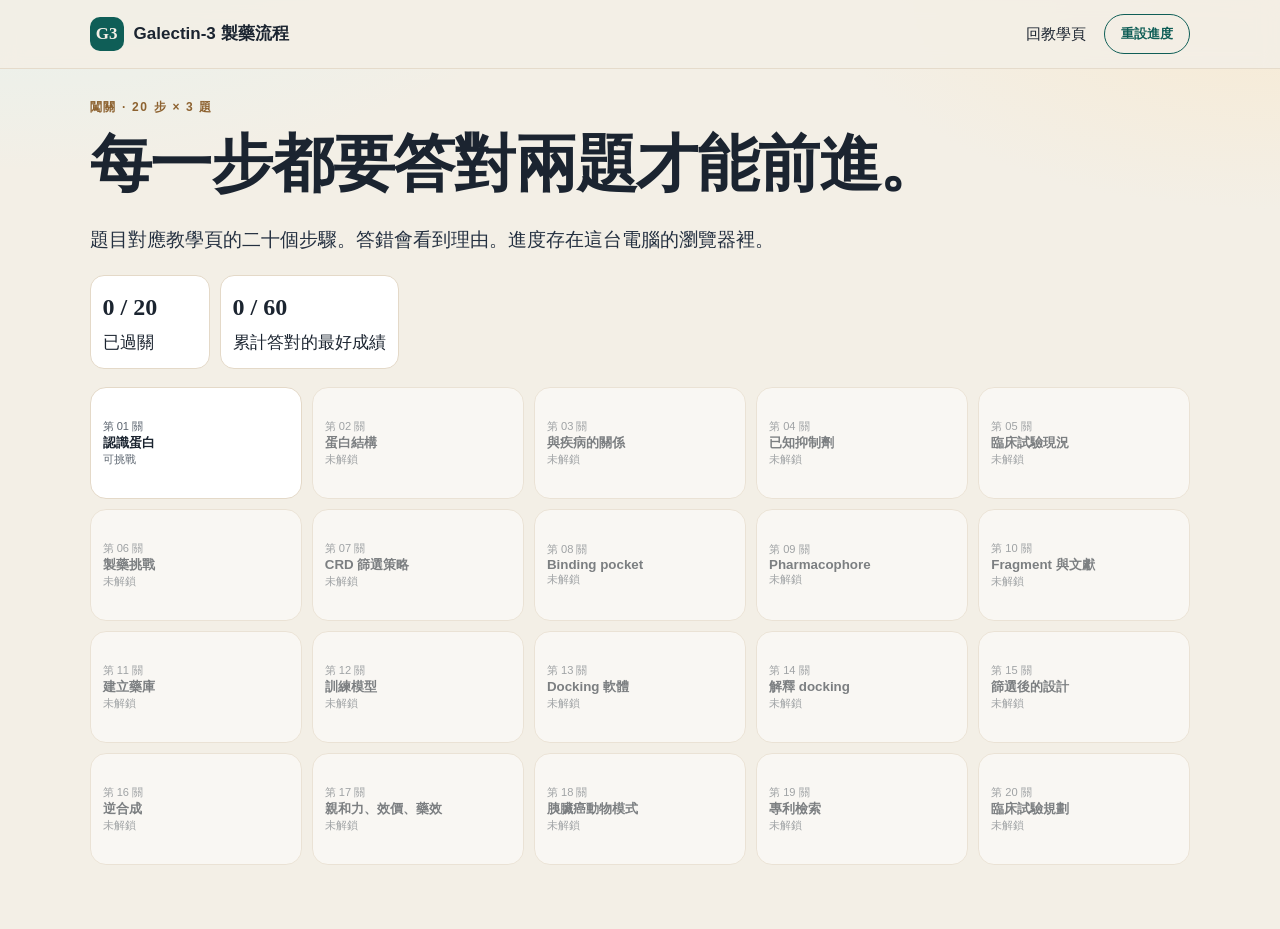
<file: quiz.html>
<!DOCTYPE html>
<html lang="zh-Hant">
<head>
  <meta charset="utf-8">
  <meta name="viewport" content="width=device-width, initial-scale=1">
  <title>闖關｜Galectin-3 製藥流程</title>
  <link rel="icon" href="data:image/svg+xml,%3Csvg xmlns='http://www.w3.org/2000/svg' viewBox='0 0 32 32'%3E%3Crect rx='8' width='32' height='32' fill='%230f5e57'/%3E%3Ctext x='16' y='22' text-anchor='middle' fill='%23f4efe6' font-size='16' font-family='serif'%3EG%3C/text%3E%3C/svg%3E">
  <link rel="stylesheet" href="styles.css">
</head>
<body>
  <header class="topbar">
    <a class="brand" href="index.html"><span class="mark">G3</span> Galectin-3 製藥流程</a>
    <nav>
      <a href="index.html">回教學頁</a>
      <button class="btn secondary" type="button" id="reset">重設進度</button>
    </nav>
  </header>
  <main class="quiz-shell">
    <p class="kicker">闖關 · 20 步 × 3 題</p>
    <h1>每一步都要答對兩題才能前進。</h1>
    <p class="lede">題目對應教學頁的二十個步驟。答錯會看到理由。進度存在這台電腦的瀏覽器裡。</p>
    <div class="stats">
      <div><b id="statCleared">0 / 20</b>已過關</div>
      <div><b id="statStars">0 / 60</b>累計答對的最好成績</div>
    </div>
    <div class="map" id="map"></div>
    <section class="qcard" id="stage" hidden></section>
  </main>
  <script>
    const LEVELS = [
      { title: "認識蛋白", href: "index.html#s1", questions: [
        { q: "人的 Galectin-3 由哪個基因編碼？", options: ["LGALS3", "EGFR", "TP53", "INS"], a: 0, why: "基因是 LGALS3，UniProt 編號 P17931。" },
        { q: "它在 galectin 家族裡屬於哪一種架構？", options: ["只有一個 CRD 的 prototype", "兩個 CRD 串在一起的 tandem-repeat", "N 端膠原樣重複區加上一個 CRD 的 chimeric", "七次穿膜受體"], a: 2, why: "Galectin-3 是人類這個家族裡唯一的 chimeric 成員。" },
        { q: "這份教學把藥物設計收斂在哪一種功能？", options: ["細胞核裡的基因剪接", "細胞外 CRD 對 β-半乳糖苷的結合", "粒線體電子傳遞鏈", "胰島素受體的激酶活性"], a: 1, why: "後續的口袋、藥效團與醣模擬物都是針對細胞外的醣結合溝。細胞內、不依賴醣的功能不在這條設計線上。" }
      ]},
      { title: "蛋白結構", href: "index.html#s2", questions: [
        { q: "乳糖結合時，半乳糖主要坐在哪個 subsite？", options: ["A", "B", "C", "E"], a: 2, why: "半乳糖在 subsite C，第二個糖伸向 D。" },
        { q: "與半乳糖環做 CH–π 堆疊的殘基是？", options: ["Trp181", "血紅素的鐵", "只有 Arg186", "N 端的脯胺酸重複"], a: 0, why: "Trp181 是 subsite C 的堆疊殘基。Arg144 與 Arg186 分別靠近 B 與 E。" },
        { q: "入門時建議打開的晶體結構是？", options: ["PDB 1A3K，CRD 與 N-乙醯乳糖胺", "一張沒有座標的卡通圖", "空的細胞核結構", "胰島素六聚體"], a: 0, why: "1A3K 是人源 Galectin-3 CRD 與 LacNAc 的複合物，適合用來定義口袋。" }
      ]},
      { title: "與疾病的關係", href: "index.html#s3", questions: [
        { q: "血清 Galectin-3 在臨床上最成熟的用途是？", options: ["心衰竭的預後生物標記", "血型鑑定", "細菌藥敏試驗", "骨密度診斷"], a: 0, why: "它是心衰竭的預後標記。標記濃度改變，不等於藥物已經結合 CRD。" },
        { q: "教學頁為什麼把胰臟癌放進後段的動物模式？", options: ["因為 Galectin-3 常被聯想到胰臟導管腺癌的基質與免疫排除", "因為這個蛋白就是胰島素", "因為胰臟癌已經有核准的 Galectin-3 單藥", "因為胰臟不含這個蛋白"], a: 0, why: "這是假說與文獻關聯，不是已經被臨床證明的適應症。" },
        { q: "選適應症時最先要寫清楚的是？", options: ["你要阻斷細胞外凝集素、免疫排除，還是器官纖維化", "分子式裡有幾個碳", "公司股票代碼", "溶劑是水還是 DMSO"], a: 0, why: "假說會決定給藥路徑，以及要單用還是併用免疫治療。" }
      ]},
      { title: "已知抑制劑", href: "index.html#s4", questions: [
        { q: "GB0139 對應論文中的哪一個分子？", options: ["配體 2，葡萄糖芳香基", "配體 7，兩側都有芳香基的 TDG", "未取代的乳糖", "Belapectin"], a: 1, why: "配體 7 就是 GB0139，也叫 TD139，FPA 的 Kd 約 11 nM。" },
        { q: "配體 2 的實驗結果說明什麼？", options: ["葡萄糖加上同一個芳香基仍然不結合", "任何糖都一樣有效", "芳香基單獨就決定全部親和力", "ITC 不能測雙糖"], a: 0, why: "到 400 μM 仍測不到。半乳糖這個辨識元素不能省。" },
        { q: "從 TDG（58 μM）到 GB0139（11 nM），親和力主要多在哪裡？", options: ["兩側芳香基與 subsite B、E 的接觸", "把半乳糖換成葡萄糖", "把分子量降到 100 以下", "除去所有氫鍵"], a: 0, why: "大約五千倍的提升來自溝兩側的芳香基，不是更換糖核心。" }
      ]},
      { title: "臨床試驗現況", href: "index.html#s5", questions: [
        { q: "GALACTIC-1 的主要終點結果是？", options: ["未達 FVC 下降速率，GB0139 停止開發", "已取得 IPF 的上市許可", "證明吸入給藥一定有效", "試驗尚未開始"], a: 0, why: "2023 年 8 月的結果是 GB0139 組 FVC 下降更多，而且沒有證實標的佔有。" },
        { q: "NCT05913388 在測試什麼組合？", options: ["口服 GB1211 併用 pembrolizumab", "GB0139 單藥治療 IPF", "抗生素與類固醇", "belapectin 點眼"], a: 0, why: "對象是轉移性黑色素瘤與頭頸鱗癌，代表 Galectin-3 抑制劑被拿來搭配免疫治療。" },
        { q: "NAVIGATE 這項 belapectin 試驗後來怎麼了？", options: ["在進入原訂第三期階段前停止，18 個月資料改以 2b 期分析", "已經完成第三期並核准", "因為安全因素在第一位受試者前取消", "改成吸入給藥"], a: 0, why: "登錄說明試驗在 Stage 2 之前停止。主要終點沒有變成一個已成功的臨床故事。" }
      ]},
      { title: "製藥挑戰", href: "index.html#s6", questions: [
        { q: "為什麼不能直接用 Lipinski 五規則刪藥庫？", options: ["醣模擬物又極性又多氫鍵，規則會把有效起點刪掉", "五規則只適用於抗體", "Galectin-3 不是蛋白質", "規則要求分子必須含金屬"], a: 0, why: "TDG 這類分子 TPSA 高，但仍是這個口袋的合理起點。" },
        { q: "家族選擇性為什麼要單獨測？", options: ["其他 galectin 的 CRD 摺疊相似，可能一起被抑制", "因為細胞沒有細胞膜", "因為專利法禁止選擇性", "因為 ITC 只能測一種蛋白"], a: 0, why: "不測 Galectin-1，就不知道你做出的是選擇性分子還是家族抑制劑。" },
        { q: "GALACTIC-1 對「標的佔有」的教訓是？", options: ["血液中的 galectin-3 沒有下降，失敗原因就無法判斷", "血清濃度上升就代表藥已經結合 CRD", "親和力高就不必測佔有", "只有第三期才需要生物標記"], a: 0, why: "兩組的 galectin-3 都上升。沒有佔有證據時，陰性試驗無法解釋。" }
      ]},
      { title: "CRD 篩選策略", href: "index.html#s7", questions: [
        { q: "針對這個 CRD，較合理的起點是？", options: ["保留 β-半乳糖，再往 B 與 E 生長的聚焦庫", "完全隨機、不含糖的上市藥庫", "只篩選金屬錯合物", "只改 N 端膠原區的胜肽"], a: 0, why: "已知配體幾乎都保留半乳糖辨識元素。隨機類藥庫不是第一個庫。" },
        { q: "Docking 盒子應該怎麼放？", options: ["蓋住整條 A–E 溝，但不要大到讓糖漂到蛋白背面", "包住整顆細胞", "只包 N 端重複區", "不要用實驗結構"], a: 0, why: "盒子要包含可設計的 B 與 E，同時避免無關表面。" },
        { q: "論文的篩選比較接近哪一種？", options: ["依對稱性合成一小系列，再用 NMR 看 subsite", "盲篩一百萬個碎片且不做結合實驗", "只做動物試驗", "把蛋白水解成胺基酸"], a: 0, why: "他們比較的是糖核心對稱與否、芳香基在哪一側，不是無差別高通量。" }
      ]},
      { title: "Binding pocket", href: "index.html#s8", questions: [
        { q: "定義口袋時最可靠的起點是？", options: ["共晶配體周圍約 4–5 Å 的殘基", "把整個蛋白表面都設成口袋", "只選看起來最凹、但沒有配體的洞", "隨機三個殘基"], a: 0, why: "以配體為中心，才是真正影響親和力的接觸。" },
        { q: "fpocket 或 SiteMap 的結果應該怎麼用？", options: ["當成候選，再回共晶結構核對", "取代所有晶體結構", "只接受分數最高的凹槽，即使它不在 CRD", "用來預測臨床終點"], a: 0, why: "淺溝常被幾何演算法排得很後面，不能照單全收。" },
        { q: "只有空的 CRD 結構時，比較穩的做法是？", options: ["改用有乳糖或抑制劑的複合物，或先把已知配體對回去", "直接相信空結構的所有精胺酸方向", "不定義口袋就開始生成分子", "把 N 端也放進同一個盒子"], a: 0, why: "空口袋的側鏈方向不一定等於結合狀態。" }
      ]},
      { title: "Pharmacophore", href: "index.html#s9", questions: [
        { q: "藥效團指的是？", options: ["結合時必須在空間中同時出現的化學特徵", "分子的商品名", "一張合成反應式", "動物的存活曲線"], a: 0, why: "它不是分子圖本身，而是氫鍵、堆疊、方向與排除區的集合。" },
        { q: "哪一個特徵最不能丟？", options: ["半乳糖在 subsite C 的氫鍵，以及朝向 Trp181 的非極性面", "任意一個芳香環", "正電荷金屬", "與 DNA 的共價鍵"], a: 0, why: "糖環翻面或換成葡萄糖，都會離開這個藥效團。" },
        { q: "藥效團為什麼要寫排除區？", options: ["取代基不能把半乳糖擠離 subsite C，也不能撞上 Trp181", "因為軟體規定每張圖都要有紅色", "因為排除區可以取代實驗", "因為 A subsite 必須被塞滿"], a: 0, why: "只寫希望出現的芳香基，可能獎勵一個破壞錨點的分子。" }
      ]},
      { title: "Fragment 與文獻", href: "index.html#s10", questions: [
        { q: "硫代雙半乳糖苷翻轉 180° 之後為什麼仍然成立？", options: ["兩個半乳糖使兩種方向變成同一個熱力學狀態", "因為葡萄糖可以佔 C", "因為硫原子會斷裂", "因為蛋白會變成二聚體"], a: 0, why: "C2 對稱讓翻轉前後的交互作用相同。這也使它無法指定取代基只去一側。" },
        { q: "硫代乳糖為什麼能指定取代基的方向？", options: ["葡萄糖不能佔 subsite C，翻轉會被罰分", "因為它的分子量是零", "因為它不含氧", "因為 NMR 看不見氟"], a: 0, why: "不對稱骨架讓 B 與 E 不再等價。" },
        { q: "OpenFE 自由能計算在論文裡的限制是？", options: ["和實驗親和力相關，但仍高估單芳香基配體對 subsite B 的偏好", "相關係數高，所以每個 pose 的人口都正確", "它取代了 FPA 與 ITC", "它無法計算雙糖"], a: 0, why: "對 ITC 的 R² 約 0.84，但 B 與 E 的人口和 NMR 不一致。" }
      ]},
      { title: "建立藥庫", href: "index.html#s11", questions: [
        { q: "哪一種庫最適合當第一個篩選庫？", options: ["以乳糖、LacNAc、TDG、硫代乳糖列舉取代基", "只收集金屬有機骨架", "把所有高 TPSA 分子刪除後的上市藥", "隨機胜肽"], a: 0, why: "聚焦在已知會進入 C 與 D 的糖核心。" },
        { q: "為什麼要把不結合的葡萄糖類似物留在庫裡？", options: ["沒有負例，模型學不會「失去半乳糖就失敗」", "因為負例可以拿來合成當藥物", "因為五規則要求一定要有葡萄糖", "因為 ITC 需要空白細胞"], a: 0, why: "配體 2 就是有用的負例。" },
        { q: "每個分子最好額外標註什麼？", options: ["核心是否對稱、芳香基預期在 B 還是 E、是否保留 β-半乳糖", "只標顏色", "只標價格", "合成者的生日"], a: 0, why: "這些標註讓 docking 失敗可以被解釋。" }
      ]},
      { title: "訓練模型", href: "index.html#s12", questions: [
        { q: "第一個模型比較值得預測的是？", options: ["還認不認 subsite C、親和力級數、取代基偏向 B 或 E", "能不能治癒胰臟癌", "病患的存活天數", "專利到期日"], a: 0, why: "臨床結果還沒有足夠且一致的標籤，不適合當第一個訓練目標。" },
        { q: "資料應該怎麼切？", options: ["依糖核心切分，避免同一類 TDG 類似物同時在訓練與測試", "把同一系列打散以拉高分數", "不留測試集", "只訓練一個分子"], a: 0, why: "隨機切分會把幾乎相同的類似物漏到測試集。" },
        { q: "FPA 與 ITC 的 Kd 能不能直接混成一個迴歸？", options: ["不適合。同一種測定放在一起，兩種方法用來互相對照", "可以，因為數字單位都是濃度", "只有在刪除負例之後可以", "ITC 的焓可以直接當成 FPA 的 Kd"], a: 0, why: "論文用它們互相確認，Kendall τ 為 0.94，但不是先加總再訓練。" }
      ]},
      { title: "Docking 軟體", href: "index.html#s13", questions: [
        { q: "課程裡做整庫初篩，最容易取得的開源選擇是？", options: ["AutoDock Vina", "只能用臨床試驗登記系統", "只能用 Espacenet", "ITC 儀器本身"], a: 0, why: "Vina 適合產生 pose 與初步排序。淺溝上的分數解析度仍然有限。" },
        { q: "OpenFE 在流程裡的位置是？", options: ["自由能計算，用來細分 pose，不是 docking 程式", "一種專利資料庫", "細胞存活試劑", "逆合成程式"], a: 0, why: "論文用它計算各 pose 的結合自由能，並和 ITC、FPA 比較。" },
        { q: "DiffDock 或共摺疊模型的 pose 應該？", options: ["對回 1A3K 或抑制劑共晶之後才採用", "因為是 AI 產出，所以不必檢查 Trp181", "直接拿去申辦臨床", "只看置信分數"], a: 0, why: "高極性的醣不是這類模型最穩的題目。" }
      ]},
      { title: "解釋 docking", href: "index.html#s14", questions: [
        { q: "硫代乳糖被放成葡萄糖在 C、半乳糖在 D 時？", options: ["淘汰。這和半乳糖必須佔 C 的證據相反", "分數好就留下", "把蛋白序列改成遷就配體", "改報成實驗 Kd"], a: 0, why: "分數不能推翻 subsite C 的專一性。" },
        { q: "Docking 分數代表什麼？", options: ["用來排序的數字，不是解離常數", "ITC 的 ΔH", "臨床反應率", "專利請求項編號"], a: 0, why: "真的 Kd 來自 FPA、ITC 或同類結合實驗。" },
        { q: "清單七項都符合之後，下一步是？", options: ["拿去跟 FPA、ITC 或 NMR 比較", "直接宣稱它是藥物", "停止所有實驗", "只再跑一次同一個程式"], a: 0, why: "檢查通過只代表 pose 值得驗證，不代表藥效。" }
      ]},
      { title: "篩選後的設計", href: "index.html#s15", questions: [
        { q: "想把取代基只送到 B 或只送到 E，應鎖住哪一種骨架？", options: ["不對稱的硫代乳糖", "只能用完全對稱的 TDG", "純葡萄糖", "把半乳糖羥基全部移除"], a: 0, why: "對稱的 TDG 會讓兩個方向等價。葡萄糖則失去 subsite C。" },
        { q: "生成模型若為了看起來像藥而拿掉醣上的羥基？", options: ["通常會丟掉 subsite C，應在檢查階段刪除", "一定更好，因為符合五規則", "代表它自動具有選擇性", "可以跳過 NMR"], a: 0, why: "生成物要重新進藥效團與 docking 檢查，不是終點。" },
        { q: "留下候選物時，親和力旁邊至少還要看？", options: ["對 Galectin-1 的選擇性、水溶性、合成可及性", "只看分數最低", "只看分子圖好不好看", "只看是否含氟"], a: 0, why: "只按 docking 分數排序，會把無法合成或只黏住芳香環的分子留到最後。" }
      ]},
      { title: "逆合成", href: "index.html#s16", questions: [
        { q: "逆合成軟體的產出應該被當成？", options: ["可及性與可能砌塊的評估，不是實驗配方", "可以直接照做的反應條件", "Kd 的測量值", "臨床試驗計畫"], a: 0, why: "路線要再由會做醣化學的人判斷，尤其是 β 立體化學。" },
        { q: "哪一個是開源、適合先把整庫排過一輪的工具？", options: ["AiZynthFinder", "FPA 酶標儀", "ClinicalTrials.gov", "SiteMap"], a: 0, why: "AiZynthFinder 用來評估合成可及性。ASKCOS、IBM RXN、Synthia、Spaya 則是同一階段的其他選擇。" },
        { q: "論文怎麼處理配體 7？", options: ["GB0139 是買來的對照，不是每一個對照都要從頭合成", "七個配體都必須用同一條最長路線", "軟體第一名路線即為實驗步驟", "對照分子不需要結構正確"], a: 0, why: "已知抑制劑可以購買來當對照，設計資源放在新的類似物。" }
      ]},
      { title: "親和力、效價、藥效", href: "index.html#s17", questions: [
        { q: "Kd、IC50、最大效果分別對應？", options: ["親和力、效價、藥效", "三個詞完全同義", "都是動物存活率", "都是分子量"], a: 0, why: "Kd 是結合多緊，IC50 是多濃達到一半效果，藥效是效果最大能到多大。" },
        { q: "論文用來互相確認親和力的兩種方法是？", options: ["螢光偏振與等温滴定量熱", "只有西方墨點", "血壓與體重", "專利引用數"], a: 0, why: "FPA 與 ITC 的排序高度一致，ITC 還能看到結合由焓驅動。" },
        { q: "為什麼奈米莫耳 Kd 仍可能沒有細胞或臨床藥效？", options: ["還有通透性、蛋白吸附、細胞內功能與標的佔有", "因為 Kd 越低效果越小", "因為 FPA 不能在溶液中進行", "因為焓驅動的結合一定無活性"], a: 0, why: "GB0139 對純化 CRD 很緊，吸入 IPF 試驗仍然沒有臨床藥效。" }
      ]},
      { title: "胰臟癌動物模式", href: "index.html#s18", questions: [
        { q: "若假說是解除免疫排除，哪一種模式比較對得上？", options: ["免疫系統完整的同基因瘤或 KPC", "只看試管裡的顏色", "只有裸鼠皮下瘤", "不需要對照組"], a: 0, why: "裸鼠皮下瘤容易量體積，但看不到 T 細胞，支持不了免疫假說。" },
        { q: "血清 Galectin-3 在動物實驗裡適合？", options: ["當伴隨數據，不能單獨當成標的佔有", "取代腫瘤測量", "證明藥物已經結合 CRD", "取代實驗動物委員會審查"], a: 0, why: "GALACTIC-1 已顯示這個濃度會誤導。" },
        { q: "針對人 CRD 設計的分子，進鼠模式前要額外確認？", options: ["它認不認鼠的 Galectin-3", "鼠的毛色", "分子是否一定含氟", "能不能省略所有對照"], a: 0, why: "人與鼠的 CRD 相似，但不代表每一個取代基都保留親和力。" }
      ]},
      { title: "專利檢索", href: "index.html#s19", questions: [
        { q: "論文已經公開，代表？", options: ["可以引用來學習，不自動等於可以商業實施", "全世界都可以自由販售該分子", "專利因此失效", "不必再搜 GB0139"], a: 0, why: "學術公開與自由實施是兩件事。" },
        { q: "可專利性與自由實施的差別是？", options: ["前者問你的發明新不新，後者問你會不會踩到別人的請求項", "兩者都只看分子重量", "前者只看動物實驗，後者只看顏色", "兩者都由 docking 分數決定"], a: 0, why: "請求項可能保護化合物，也可能保護某種用途。" },
        { q: "適合開始搜尋的資料庫是？", options: ["Espacenet、Google Patents、PatentScope、USPTO、Lens", "只搜社群媒體", "只看 PDB", "只看 FPA 的原始檔"], a: 0, why: "關鍵字包含 galectin-3、LGALS3、TD139、GB0139、GB1211、belapectin。" }
      ]},
      { title: "臨床試驗規劃", href: "index.html#s20", questions: [
        { q: "進入第一期之前，計畫裡應該已經有？", options: ["Kd、對得上假說的細胞藥效、免疫完整動物的方向，以及安全性與暴露量", "只有一張 docking 圖", "已經招募數百位胰臟癌病人", "上市價格"], a: 0, why: "期別是建立在這些證據之上，不是用來取代它們。" },
        { q: "第一期最主要在看什麼？", options: ["安全性、藥物動力學，以及事先定義好的標的佔有", "直接比較總存活並申請核准", "只看血清 Galectin-3 是否升高", "只重複一次 docking"], a: 0, why: "血清 Galectin-3 升高不能被解讀成藥已經結合。" },
        { q: "第二期若要呼應免疫假說，比較合理的設計是？", options: ["標準治療或免疫治療，隨機加上或不加抑制劑", "沒有對照的個案報告", "改回吸入 GB0139 的同一終點且不測佔有", "只收 Galectin-3 完全不表現的病人"], a: 0, why: "併用設計呼應 GB1211 試驗的方向，也避免把一個尚未證明的單藥說成標準治療。" }
      ]}
    ];

    const storageKey = "gal3-quest-v1";
    const saved = JSON.parse(localStorage.getItem(storageKey) || "{\"stars\":[]}");
    const stars = Array.isArray(saved.stars) ? saved.stars : [];
    while (stars.length < LEVELS.length) stars.push(0);

    const map = document.getElementById("map");
    const stage = document.getElementById("stage");
    const statCleared = document.getElementById("statCleared");
    const statStars = document.getElementById("statStars");
    let active = -1;
    let qIndex = 0;
    let correct = 0;
    let locked = false;

    function clearedCount() { return stars.filter((n) => n >= 2).length; }
    function persist() {
      localStorage.setItem(storageKey, JSON.stringify({ stars }));
      statCleared.textContent = clearedCount() + " / " + LEVELS.length;
      statStars.textContent = stars.reduce((sum, n) => sum + n, 0) + " / " + (LEVELS.length * 3);
    }
    function unlocked(index) { return index === 0 || stars[index - 1] >= 2; }

    function renderMap() {
      map.innerHTML = "";
      LEVELS.forEach((level, index) => {
        const button = document.createElement("button");
        button.type = "button";
        button.className = "gate";
        if (!unlocked(index)) button.classList.add("locked");
        if (stars[index] >= 2) button.classList.add("cleared");
        if (index === active) button.classList.add("current");
        const status = !unlocked(index) ? "未解鎖" : stars[index] >= 2 ? "已過關 · " + stars[index] + "/3" : "可挑戰";
        button.innerHTML = "<small>第 " + String(index + 1).padStart(2, "0") + " 關</small><strong></strong><small></small>";
        button.children[1].textContent = level.title;
        button.children[2].textContent = status;
        button.disabled = !unlocked(index);
        button.addEventListener("click", () => startLevel(index));
        map.appendChild(button);
      });
      persist();
    }

    function startLevel(index) {
      active = index;
      qIndex = 0;
      correct = 0;
      locked = false;
      stage.hidden = false;
      renderMap();
      renderQuestion();
      stage.scrollIntoView({ behavior: "smooth", block: "start" });
    }

    function renderQuestion() {
      const level = LEVELS[active];
      const item = level.questions[qIndex];
      stage.innerHTML = "";
      const head = document.createElement("div");
      head.innerHTML = "<div class='progress-pips' id='pips'></div>";
      const title = document.createElement("h2");
      title.textContent = "第 " + (active + 1) + " 關 · " + level.title;
      const prompt = document.createElement("p");
      prompt.textContent = "第 " + (qIndex + 1) + " / 3 題。 " + item.q;
      stage.append(head, title, prompt);
      const pips = head.querySelector("#pips");
      for (let i = 0; i < 3; i += 1) {
        const pip = document.createElement("i");
        if (i <= qIndex) pip.className = "on";
        pips.appendChild(pip);
      }
      const options = document.createElement("div");
      options.className = "options";
      item.options.forEach((text, optionIndex) => {
        const button = document.createElement("button");
        button.type = "button";
        button.textContent = text;
        button.addEventListener("click", () => choose(optionIndex, button, options, item));
        options.appendChild(button);
      });
      stage.appendChild(options);
      const link = document.createElement("p");
      const anchor = document.createElement("a");
      anchor.href = level.href;
      anchor.textContent = "回教學頁這一步";
      link.appendChild(anchor);
      stage.appendChild(link);
    }

    function choose(optionIndex, button, options, item) {
      if (locked) return;
      locked = true;
      const ok = optionIndex === item.a;
      if (ok) correct += 1;
      [...options.children].forEach((node, index) => {
        node.disabled = true;
        if (index === item.a) node.classList.add("right");
        if (index === optionIndex && !ok) node.classList.add("wrong");
      });
      const why = document.createElement("div");
      why.className = "why";
      why.textContent = (ok ? "答對。" : "這題不是這個答案。") + item.why;
      const actions = document.createElement("div");
      actions.className = "q-actions";
      const next = document.createElement("button");
      next.className = "btn";
      next.type = "button";
      next.textContent = qIndex === 2 ? "看本關結果" : "下一題";
      next.addEventListener("click", () => {
        if (qIndex === 2) finishLevel();
        else { qIndex += 1; locked = false; renderQuestion(); }
      });
      actions.appendChild(next);
      stage.append(why, actions);
    }

    function finishLevel() {
      stars[active] = Math.max(stars[active], correct);
      const passed = correct >= 2;
      stage.innerHTML = "";
      const title = document.createElement("h2");
      title.textContent = passed ? "這一關通過了" : "這一關還差一點";
      const text = document.createElement("p");
      text.textContent = "答對 " + correct + " / 3。" + (passed ? "下一關已解鎖。" : "至少要 2 題才會解鎖下一關。");
      const actions = document.createElement("div");
      actions.className = "q-actions";
      const retry = document.createElement("button");
      retry.className = "btn secondary";
      retry.type = "button";
      retry.textContent = "再挑戰一次";
      retry.addEventListener("click", () => startLevel(active));
      actions.appendChild(retry);
      if (passed && active < LEVELS.length - 1) {
        const onward = document.createElement("button");
        onward.className = "btn";
        onward.type = "button";
        onward.textContent = "進入下一關";
        onward.addEventListener("click", () => startLevel(active + 1));
        actions.appendChild(onward);
      }
      if (passed && active === LEVELS.length - 1 && clearedCount() === LEVELS.length) {
        const done = document.createElement("p");
        done.className = "callout";
        done.textContent = "二十關都過了。回到論文 jm6c00031.pdf，把對稱骨架與不對稱骨架的 pose 再對一次。";
        stage.append(title, text, done, actions);
      } else stage.append(title, text, actions);
      renderMap();
    }

    document.getElementById("reset").addEventListener("click", () => {
      stars.fill(0);
      active = -1;
      stage.hidden = true;
      renderMap();
    });
    renderMap();
  </script>
</body>
</html>
</file>
<file: styles.css>
:root {
  --paper: #f3efe6;
  --paper-2: #fffdf8;
  --ink: #1b2430;
  --muted: #5c6570;
  --line: #e4d9c8;
  --teal: #0f5e57;
  --teal-2: #18786f;
  --teal-soft: #e5f3f1;
  --gold: #8d6230;
  --gold-soft: #f8efdf;
  --rust: #8e3d32;
  --rust-soft: #f8e8e4;
  --shadow: 0 16px 40px rgba(48, 36, 18, 0.06);
  --serif: "Iowan Old Style", "Palatino Linotype", Palatino, "PMingLiU", serif;
  --sans: "Segoe UI", "PingFang TC", "Microsoft JhengHei", sans-serif;
}

* { box-sizing: border-box; }
html { scroll-behavior: smooth; }
body {
  margin: 0;
  color: var(--ink);
  font-family: var(--sans);
  font-size: 17px;
  line-height: 1.75;
  background:
    radial-gradient(1100px 480px at 0% -10%, #e4f2ef 0%, transparent 55%),
    radial-gradient(900px 420px at 100% 0%, #f7ead3 0%, transparent 50%),
    var(--paper);
}
a { color: var(--teal); }
img { max-width: 100%; }
button, input { font-family: inherit; }

.skip {
  position: absolute;
  left: 12px;
  top: -40px;
  background: var(--ink);
  color: white;
  padding: 8px 12px;
  z-index: 20;
}
.skip:focus { top: 12px; }

.topbar {
  position: sticky;
  top: 0;
  z-index: 30;
  display: flex;
  justify-content: space-between;
  gap: 16px;
  align-items: center;
  padding: 14px 7vw;
  background: rgba(243, 239, 230, 0.9);
  backdrop-filter: blur(10px);
  border-bottom: 1px solid rgba(228, 217, 200, 0.9);
}
.brand {
  display: flex;
  gap: 10px;
  align-items: center;
  text-decoration: none;
  color: var(--ink);
  font-weight: 700;
}
.mark {
  width: 34px;
  height: 34px;
  border-radius: 10px;
  background: var(--teal);
  color: #f4efe6;
  display: grid;
  place-items: center;
  font-family: var(--serif);
  font-weight: 700;
}
.topbar nav { display: flex; gap: 18px; align-items: center; }
.topbar nav a { text-decoration: none; color: var(--ink); font-size: 15px; }
.btn {
  display: inline-flex;
  align-items: center;
  justify-content: center;
  gap: 8px;
  border: 0;
  cursor: pointer;
  text-decoration: none;
  border-radius: 999px;
  padding: 10px 16px;
  background: var(--teal);
  color: #f7f4ee;
  font-weight: 650;
}
.btn.secondary { background: transparent; color: var(--teal); border: 1px solid var(--teal); }
.btn:hover { filter: brightness(1.05); }
.btn:disabled { opacity: 0.45; cursor: not-allowed; }

.hero {
  display: grid;
  grid-template-columns: 1.15fr 0.85fr;
  gap: 42px;
  align-items: center;
  padding: 54px 7vw 20px;
}
.kicker {
  letter-spacing: 0.14em;
  text-transform: uppercase;
  font-size: 12px;
  color: var(--gold);
  font-weight: 700;
  margin: 0 0 8px;
}
h1, h2, h3 { font-family: var(--serif); font-weight: 650; line-height: 1.25; letter-spacing: -0.02em; }
h1 { font-size: clamp(36px, 5vw, 62px); margin: 0 0 12px; }
h2 { font-size: clamp(28px, 3vw, 40px); margin: 0 0 10px; }
h3 { font-size: 22px; margin: 0 0 8px; }
.lede { font-size: 19px; color: #243040; max-width: 68ch; }
.hero-actions { display: flex; gap: 12px; flex-wrap: wrap; margin-top: 22px; }
.meta-row { display: flex; gap: 18px; flex-wrap: wrap; margin-top: 22px; color: var(--muted); font-size: 14px; }
.meta-row strong { color: var(--ink); display: block; font-size: 15px; }

.hero-card {
  background: var(--paper-2);
  border: 1px solid var(--line);
  border-radius: 28px;
  padding: 18px;
  box-shadow: var(--shadow);
}
.groove {
  display: grid;
  grid-template-columns: repeat(5, 1fr);
  gap: 8px;
}
.groove button {
  border: 1px solid var(--line);
  background: #f7f3ea;
  border-radius: 16px;
  min-height: 92px;
  cursor: pointer;
  color: var(--ink);
}
.groove button strong { display: block; font-family: var(--serif); font-size: 22px; color: var(--teal); }
.groove button small { color: var(--muted); }
.groove button.active { background: var(--teal); color: white; border-color: var(--teal); }
.groove button.active strong, .groove button.active small { color: white; }
.pocket-copy { min-height: 92px; margin: 14px 4px 4px; font-size: 15px; }

.wrap { padding: 10px 7vw 70px; }
.phase {
  margin: 34px 0 12px;
  display: flex;
  justify-content: space-between;
  gap: 12px;
  align-items: baseline;
}
.phase span { color: var(--gold); font-size: 13px; font-weight: 700; letter-spacing: 0.08em; }

.step {
  display: grid;
  grid-template-columns: 72px 1fr;
  gap: 8px;
  margin: 18px 0;
}
.num {
  width: 54px;
  height: 54px;
  border-radius: 16px;
  display: grid;
  place-items: center;
  background: var(--teal);
  color: white;
  font-family: var(--serif);
  font-size: 20px;
}
.panel {
  background: rgba(255, 253, 248, 0.88);
  border: 1px solid var(--line);
  border-radius: 24px;
  padding: 22px 24px 8px;
  box-shadow: var(--shadow);
}
.panel p { margin-top: 0; }
.grid-2, .grid-3 { display: grid; gap: 12px; margin: 8px 0 18px; }
.grid-2 { grid-template-columns: 1fr 1fr; }
.grid-3 { grid-template-columns: repeat(3, 1fr); }
.tile {
  background: #f7f4ee;
  border-radius: 16px;
  padding: 14px 14px 12px;
  border: 1px solid #efe6d8;
}
.tile b { display: block; margin-bottom: 4px; }
.callout {
  border-left: 4px solid var(--teal);
  background: var(--teal-soft);
  border-radius: 0 16px 16px 0;
  padding: 12px 14px;
  margin: 6px 0 18px;
}
.callout.gold { border-color: var(--gold); background: var(--gold-soft); }
.callout.rust { border-color: var(--rust); background: var(--rust-soft); }

table { width: 100%; border-collapse: collapse; font-size: 15px; margin: 6px 0 18px; }
th, td { text-align: left; padding: 8px 10px; border-bottom: 1px solid var(--line); vertical-align: top; }
th { font-size: 13px; color: var(--muted); font-weight: 650; }
.bars { display: grid; gap: 8px; margin: 8px 0 18px; }
.bar-row { display: grid; grid-template-columns: 210px 1fr 72px; gap: 8px; align-items: center; font-size: 14px; }
.track { height: 12px; background: #efe6d8; border-radius: 99px; overflow: hidden; }
.track span { display: block; height: 100%; background: linear-gradient(90deg, #c4a15a, var(--teal)); border-radius: 99px; }
.kd { font-variant-numeric: tabular-nums; color: var(--muted); text-align: right; }

.sym-lab { display: grid; grid-template-columns: 1fr 1fr; gap: 12px; margin-bottom: 18px; }
.sym-card { border: 1px solid var(--line); border-radius: 18px; padding: 14px; background: #fff; }
.sites { display: grid; grid-template-columns: repeat(4, 1fr); gap: 6px; margin: 10px 0; transition: transform .45s ease; }
.sites div { background: var(--teal-soft); border-radius: 12px; text-align: center; padding: 10px 4px; font-size: 13px; }
.sites div em { display: block; font-style: normal; color: var(--gold); font-weight: 700; }
.sites.flipped { transform: rotate(180deg); }
.sites.flipped div { transform: rotate(180deg); }
.sym-card p { min-height: 72px; font-size: 15px; }

.checklist { list-style: none; padding: 0; margin: 0 0 18px; }
.checklist li { margin: 6px 0; }
.checklist label { display: flex; gap: 10px; align-items: flex-start; background: #fff; border: 1px solid var(--line); border-radius: 12px; padding: 8px 10px; }
.flow { display: grid; grid-template-columns: repeat(4, 1fr); gap: 8px; margin-bottom: 18px; }
.flow div { background: white; border: 1px dashed #d9cbb6; border-radius: 14px; padding: 10px; font-size: 14px; }
.flow strong { color: var(--teal); }

.refs { font-size: 14px; color: var(--muted); }
.refs li { margin: 6px 0; }
footer { padding: 10px 7vw 40px; color: var(--muted); font-size: 14px; }

.quiz-shell { padding: 28px 7vw 64px; }
.stats { display: flex; gap: 10px; flex-wrap: wrap; margin: 10px 0 18px; }
.stats div { background: white; border: 1px solid var(--line); border-radius: 14px; padding: 10px 12px; min-width: 120px; }
.stats b { display: block; font-family: var(--serif); font-size: 24px; }
.map { display: grid; grid-template-columns: repeat(5, 1fr); gap: 10px; }
.gate {
  text-align: left;
  border-radius: 16px;
  border: 1px solid var(--line);
  background: white;
  padding: 12px;
  cursor: pointer;
  color: var(--ink);
  min-height: 112px;
}
.gate small { color: var(--muted); display: block; }
.gate.locked { opacity: 0.55; }
.gate.cleared { border-color: var(--teal); background: var(--teal-soft); }
.gate.current { outline: 2px solid var(--gold); }
.qcard { margin-top: 16px; background: white; border: 1px solid var(--line); border-radius: 24px; padding: 20px; box-shadow: var(--shadow); }
.options { display: grid; gap: 8px; margin: 12px 0; }
.options button { text-align: left; border-radius: 14px; border: 1px solid var(--line); background: #fffdf8; padding: 10px 12px; cursor: pointer; color: var(--ink); }
.options button:hover:not(:disabled) { border-color: var(--teal); }
.options button.right { background: var(--teal-soft); border-color: var(--teal); }
.options button.wrong { background: var(--rust-soft); border-color: var(--rust); }
.why { background: var(--gold-soft); border-radius: 14px; padding: 10px 12px; }
.q-actions { display: flex; gap: 8px; flex-wrap: wrap; margin-top: 12px; }
.progress-pips { display: flex; gap: 6px; }
.progress-pips i { width: 28px; height: 8px; border-radius: 99px; background: #e6dccb; display: block; }
.progress-pips i.on { background: var(--teal); }

@media (max-width: 980px) {
  .hero, .step, .grid-2, .grid-3, .sym-lab, .flow, .map { grid-template-columns: 1fr; }
  .bar-row { grid-template-columns: 1fr; }
  .topbar { padding: 12px 18px; }
  .hero, .wrap, .quiz-shell, footer { padding-left: 18px; padding-right: 18px; }
  .map { grid-template-columns: 1fr 1fr; }
}
@media (prefers-reduced-motion: reduce) {
  html { scroll-behavior: auto; }
  .sites, .sites div { transition: none; }
}
</file>
